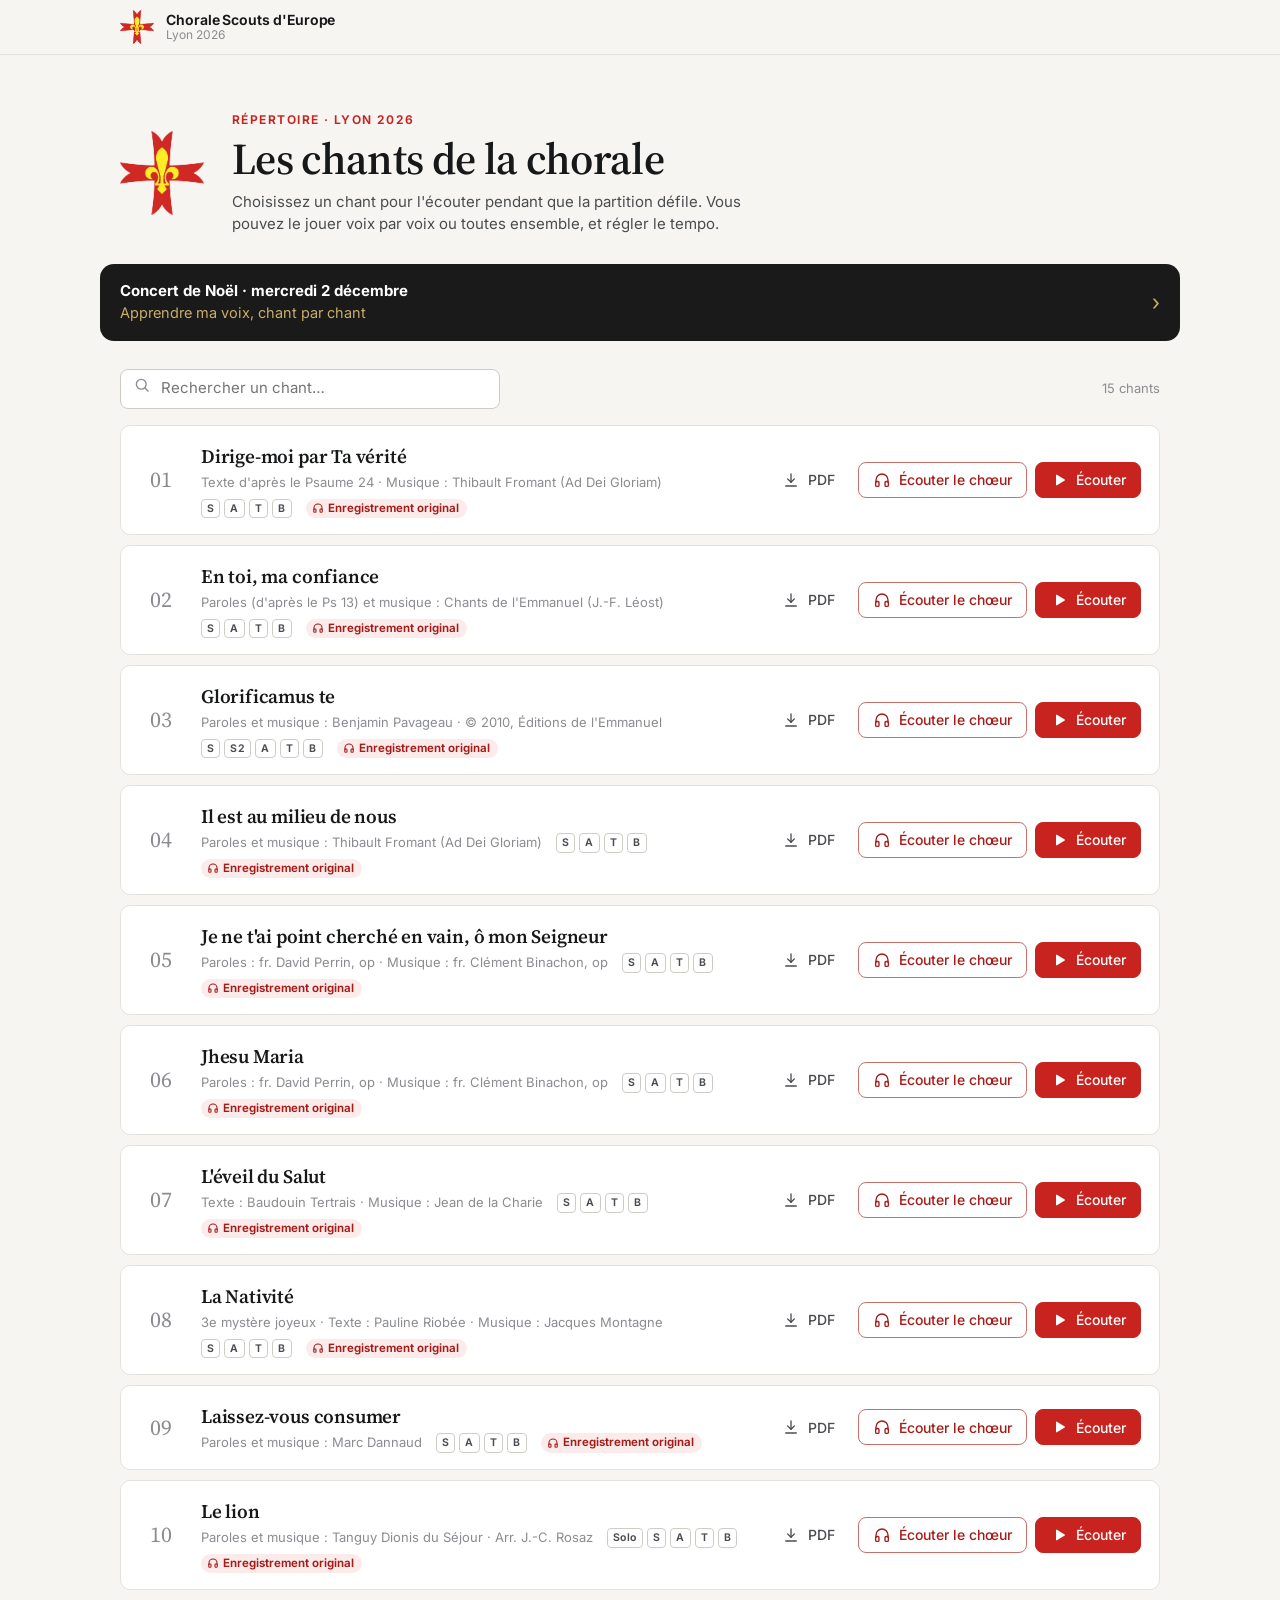
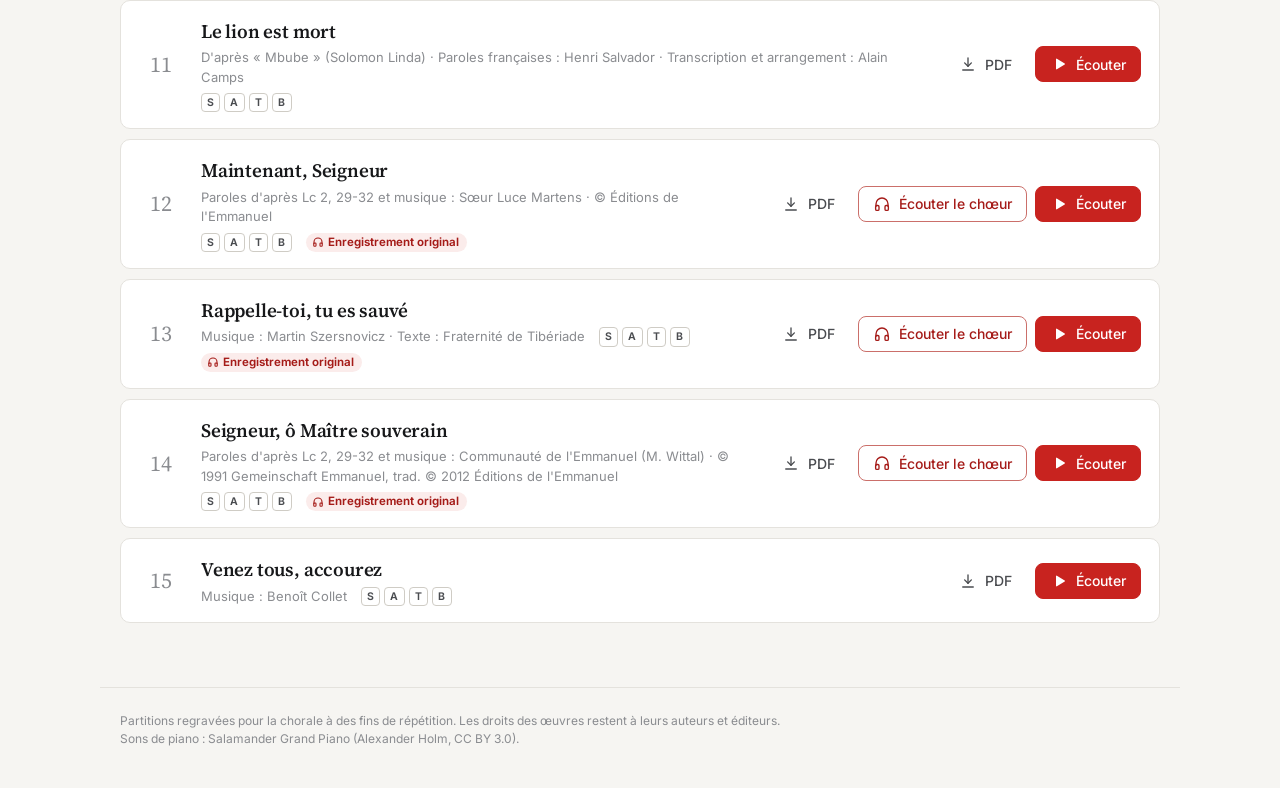
<file: index.html>
<!doctype html>
<html lang="fr">
<head>
<meta charset="utf-8">
<meta name="viewport" content="width=device-width, initial-scale=1">
<title>Chants — Chorale Scouts d'Europe Lyon 2026</title>
<meta name="description" content="Partitions et lecteur voix par voix de la chorale des Scouts d'Europe, Lyon 2026.">
<link rel="icon" href="assets/favicon.png">
<link rel="manifest" href="manifest.webmanifest">
<meta name="theme-color" content="#c8231f">
<link rel="apple-touch-icon" href="assets/apple-touch-icon.png">
<meta name="apple-mobile-web-app-capable" content="yes">
<meta name="mobile-web-app-capable" content="yes">
<meta name="apple-mobile-web-app-title" content="Chorale">
<link rel="preconnect" href="https://fonts.googleapis.com">
<link rel="preconnect" href="https://fonts.gstatic.com" crossorigin>
<link href="https://fonts.googleapis.com/css2?family=Inter:wght@400;500;600;700&family=Source+Serif+4:opsz,wght@8..60,500;8..60,600&display=swap" rel="stylesheet">
<link rel="stylesheet" href="assets/style.css?v=17">
</head>
<body>
<header class="topbar">
  <div class="topbar-inner">
    <a class="brand" href="index.html">
      <img src="assets/logo.png" alt="">
      <span class="brand-text"><strong>Chorale Scouts d'Europe</strong><span>Lyon 2026</span></span>
    </a>
  </div>
</header>

<section class="hero">
  <img src="assets/logo.png" alt="Logo des Scouts d'Europe">
  <div>
    <div class="eyebrow">Répertoire · Lyon 2026</div>
    <h1>Les chants de la chorale</h1>
    <p>Choisissez un chant pour l'écouter pendant que la partition défile. Vous pouvez le jouer voix par voix ou toutes ensemble, et régler le tempo.</p>
  </div>
</section>

<a href="noel.html" style="display:flex;align-items:center;gap:14px;max-width:1080px;margin:0 auto 20px;width:calc(100% - 32px);padding:16px 20px;border-radius:14px;background:#1a1a1a;color:#fff;text-decoration:none;box-sizing:border-box">
  <span style="flex:1"><b style="display:block">Concert de Noël · mercredi 2 décembre</b><span style="color:#c9ad68;font-size:14.5px">Apprendre ma voix, chant par chant</span></span>
  <span aria-hidden="true" style="color:#c9ad68;font-size:22px">›</span>
</a>

<div class="toolbar">
  <label class="search" id="searchBox">
    <span id="searchIcon"></span>
    <input id="q" type="search" placeholder="Rechercher un chant…" autocomplete="off">
  </label>
  <span class="count" id="count"></span>
</div>

<main class="list" id="list"></main>

<footer class="footer">
  Partitions regravées pour la chorale à des fins de répétition. Les droits des œuvres restent à leurs auteurs et éditeurs.<br>Sons de piano : Salamander Grand Piano (Alexander Holm, CC BY 3.0).
</footer>

<script src="assets/icons.js?v=5"></script>
<script>/* liste des chants toujours à jour (elle change à chaque publication) */document.write('<script src="chants.js?' + Date.now() + '"><\/script>')</script>
<script>
(() => {
  const list = document.getElementById('list');
  const q = document.getElementById('q');
  const count = document.getElementById('count');
  document.getElementById('searchIcon').innerHTML = icon('search');
  const NAMES = { S: 'Soprano', S2: 'Soprano 2', A: 'Alto', T: 'Ténor', B: 'Basse', Solo: 'Solo' };
  const norm = s => s.normalize('NFD').replace(/[̀-ͯ]/g, '').toLowerCase();
  const esc = s => String(s).replace(/[&<>"]/g, c => ({ '&': '&amp;', '<': '&lt;', '>': '&gt;', '"': '&quot;' }[c]));
  const songs = [...window.CHANTS].sort((a, b) => a.title.localeCompare(b.title, 'fr'));

  function render() {
    const term = norm(q.value.trim());
    const shown = songs.filter(s => !term || norm(`${s.title} ${s.category} ${s.authors}`).includes(term));
    count.textContent = `${shown.length} chant${shown.length > 1 ? 's' : ''}`;
    list.innerHTML = shown.length ? shown.map((s, i) => `
      <article class="song">
        <div class="num">${String(songs.indexOf(s) + 1).padStart(2, '0')}</div>
        <div>
          <h2><a class="stretch" href="chant.html?c=${encodeURIComponent(s.id)}">${esc(s.title)}</a></h2>
          <div class="meta">
            <span>${esc(s.authors || '')}</span>
            <span class="badges">${s.voices.map(v => `<span class="badge" title="${NAMES[v] || v}">${v === 'Solo' ? 'Solo' : v}</span>`).join('')}</span>
            ${s.video ? `<span class="choir-tag">${icon('headphones')}Enregistrement original</span>` : ''}
          </div>
        </div>
        <div class="actions">
          <a class="btn ghost" href="chants/${encodeURIComponent(s.id)}/${encodeURIComponent(s.id)}.pdf" download title="Télécharger la partition (PDF)">${icon('download')}<span>PDF</span></a>
          ${s.video ? `<a class="btn choir" href="chant.html?c=${encodeURIComponent(s.id)}&mode=video" title="Écouter l’enregistrement original, la partition suit">${icon('headphones')}<span class="l-long">Écouter le chœur</span><span class="l-short">Chœur</span></a>` : ''}
          <a class="btn primary" href="chant.html?c=${encodeURIComponent(s.id)}">${icon('play', 'fill')}<span>Écouter</span></a>
        </div>
      </article>`).join('') : '<p class="empty">Aucun chant ne correspond à votre recherche.</p>';
  }
  q.addEventListener('input', render);
  render();
})();
</script>
<script src="assets/pwa.js?v=1"></script>
</body>
</html>
</file>
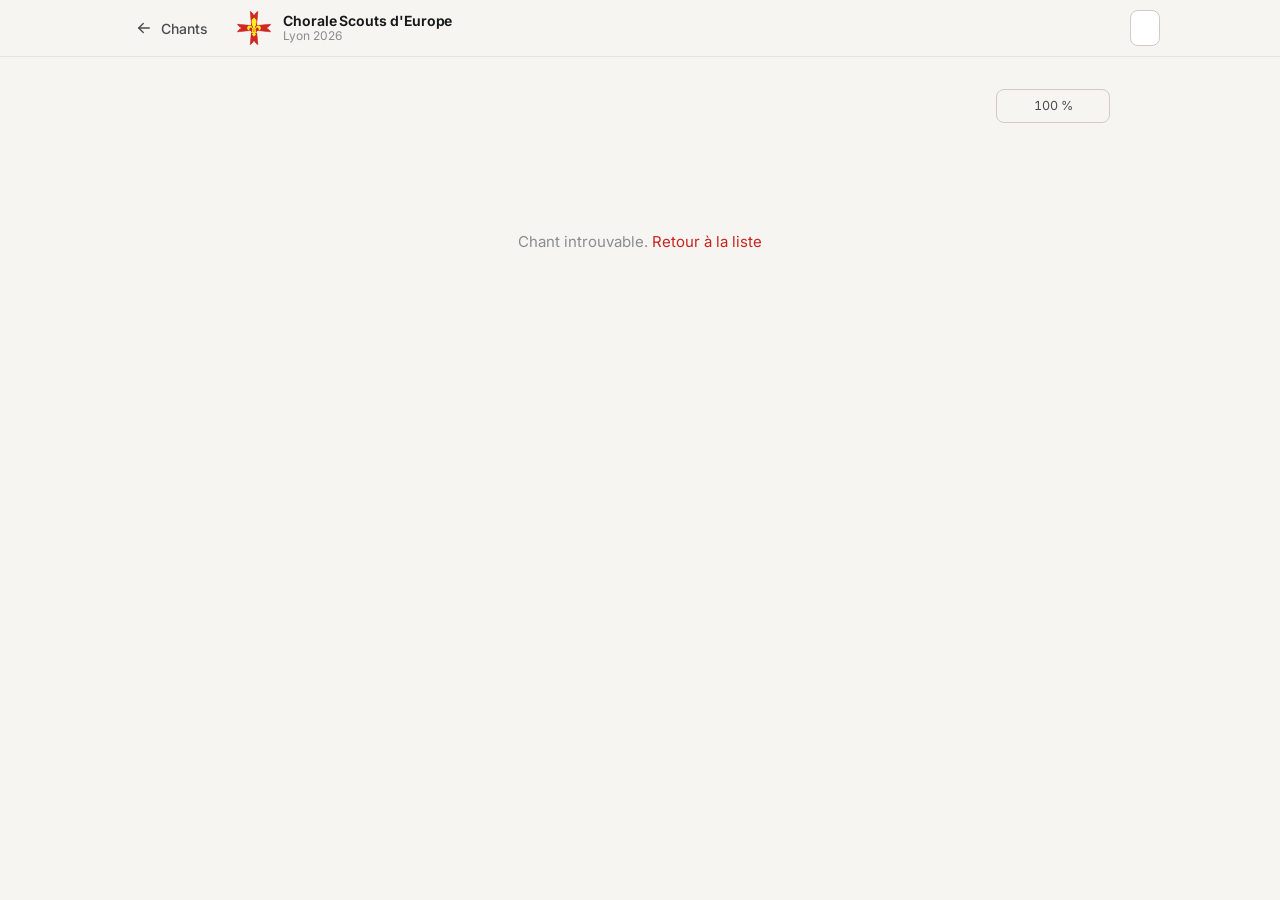
<file: chant.html>
<!doctype html>
<html lang="fr">
<head>
<meta charset="utf-8">
<meta name="viewport" content="width=device-width, initial-scale=1">
<title>Chant — Chorale Scouts d'Europe Lyon 2026</title>
<link rel="icon" href="assets/favicon.png">
<link rel="manifest" href="manifest.webmanifest">
<meta name="theme-color" content="#c8231f">
<link rel="apple-touch-icon" href="assets/apple-touch-icon.png">
<meta name="apple-mobile-web-app-capable" content="yes">
<meta name="mobile-web-app-capable" content="yes">
<meta name="apple-mobile-web-app-title" content="Chorale">
<link rel="preconnect" href="https://fonts.googleapis.com">
<link rel="preconnect" href="https://fonts.gstatic.com" crossorigin>
<link href="https://fonts.googleapis.com/css2?family=Inter:wght@400;500;600;700&family=Source+Serif+4:opsz,wght@8..60,500;8..60,600&display=swap" rel="stylesheet">
<link rel="stylesheet" href="assets/style.css?v=17">
</head>
<body>
<header class="topbar">
  <div class="topbar-inner">
    <a class="btn ghost" href="index.html" id="backBtn" title="Tous les chants"></a>
    <a class="brand" href="index.html">
      <img src="assets/logo.png" alt="">
      <span class="brand-text"><strong>Chorale Scouts d'Europe</strong><span>Lyon 2026</span></span>
    </a>
    <span class="spacer"></span>
    <button class="btn" id="dlBtn" title="Télécharger l'audio avec vos réglages" hidden></button>
    <a class="btn" id="pdfBtn" download></a>
  </div>
</header>

<section class="song-head">
  <div class="song-head-row">
    <div>
      <h1 id="title"></h1>
      <p id="authors"></p>
    </div>
    <div class="head-actions">
    <div class="zoom" title="Taille de la partition">
      <button id="zMinus" aria-label="Réduire la partition"></button>
      <span id="zVal">100 %</span>
      <button id="zPlus" aria-label="Agrandir la partition"></button>
    </div>
    </div>
  </div>
</section>

<section class="choir-card" id="choirCard" hidden>
  <div class="cc-icon" id="ccIcon"></div>
  <div class="cc-text">
    <strong id="ccTitle">Écoutez le chœur, la partition suit</strong>
    <span id="ccSub">Un enregistrement du chant est synchronisé : les notes et les paroles s’allument en rouge au moment où elles sont chantées.</span>
  </div>
  <button class="btn primary cc-btn" id="videoBtn"></button>
</section>

<main class="score" id="score"><div class="score-inner" id="scoreInner"><div class="loading">Chargement de la partition…</div></div></main>

<div class="dock" id="dock" hidden>
  <div class="progress" id="progress" title="Se déplacer dans le chant">
    <div class="track"></div><div class="segs" id="pSegs"></div><div class="fill" id="pFill"></div><div class="knob" id="pKnob"></div>
  </div>
  <div class="dock-inner">
    <div class="transport">
      <button class="icon-btn" id="restart" title="Revenir au début (Début)"></button>
      <button class="play" id="play" title="Lecture / pause (Espace)"></button>
      <button class="icon-btn" id="loop" title="Lire en boucle"></button>
      <div class="time" id="time"></div>
    </div>
    <div class="voices" id="voices"></div>
    <div class="settings">
      <div class="tempo" title="Tempo">
        <button id="tMinus" aria-label="Ralentir"></button>
        <div class="val" id="tVal" title="Cliquer pour revenir au tempo d'origine"></div>
        <button id="tPlus" aria-label="Accélérer"></button>
      </div>
      <button class="icon-btn" id="metro" title="Métronome"></button>
      <div class="mixer" title="Équilibre entre l'enregistrement et le piano">
        <label><span>Enreg.</span><input type="range" id="volRec" min="0" max="100" aria-label="Volume de l'enregistrement"></label>
        <label><span>Piano</span><input type="range" id="volPiano" min="0" max="100" aria-label="Volume du piano"></label>
      </div>
      <div class="struct-wrap">
        <button class="btn struct-btn" id="structBtn" title="Couplets, reprises et paroles"></button>
        <div class="struct-pop" id="structPop" hidden>
          <div class="pop-head"><strong>Couplets et reprises</strong><button class="icon-btn sm" id="structClose" aria-label="Fermer">✕</button></div>
          <div id="structEditor"></div>
          <div class="pop-row" id="lyricsRow"><span>Paroles en rouge</span><select class="select" id="lyricsSel"></select></div>
        </div>
      </div>
      <select class="select" id="instr" title="Son">
        <option value="piano">Piano</option>
        <option value="organ">Orgue</option>
      </select>
    </div>
  </div>
</div>
<dialog class="dl-dialog" id="dlDlg">
  <div class="pop-head"><strong>Télécharger l’audio</strong><button class="icon-btn sm" id="dlClose" aria-label="Fermer">✕</button></div>
  <p class="dl-hint">Réglez le son et le volume de chaque voix, écoutez, puis téléchargez : le fichier MP3 reprend ces réglages, ainsi que le tempo et les couplets choisis.</p>
  <div class="pop-row"><span>Son</span><select class="select" id="dlSrc"></select></div>
  <div id="dlRows"></div>
  <div class="dl-actions"><button class="btn" id="dlPlay"></button><button class="btn primary" id="dlGo"></button></div>
</dialog>
<div class="status" id="status"></div>

<script src="assets/icons.js?v=5"></script>
<script>/* liste des chants toujours à jour (elle change à chaque publication) */document.write('<script src="chants.js?' + Date.now() + '"><\/script>')</script>
<script src="assets/tone.js"></script>
<script src="assets/core.js?v=15"></script>
<script src="assets/player.js?v=16"></script>
<script src="assets/pwa.js?v=1"></script>
</body>
</html>
</file>
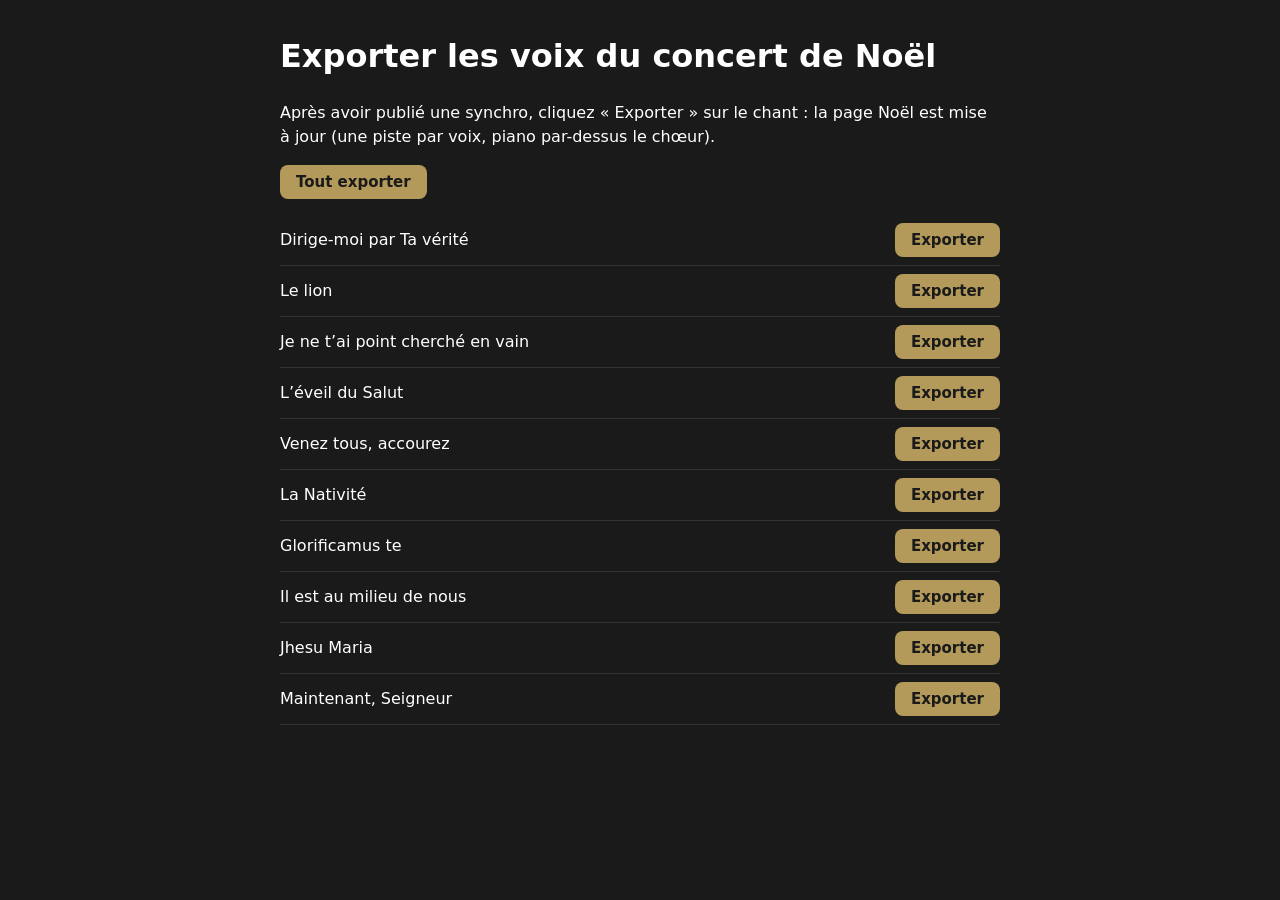
<file: noel-export.html>
<!doctype html>
<html lang="fr">
<head>
<meta charset="utf-8">
<meta name="viewport" content="width=device-width, initial-scale=1">
<title>Export des voix — Noël</title>
<style>
body{font:16px/1.5 system-ui,sans-serif;max-width:720px;margin:32px auto;padding:0 16px;background:#1a1a1a;color:#fff}
button{font:600 15px system-ui;padding:8px 16px;border:0;border-radius:8px;background:#b49a5a;color:#1a1a1a;cursor:pointer}
button:disabled{opacity:.4}
li{display:flex;gap:12px;align-items:center;justify-content:space-between;padding:8px 0;border-bottom:1px solid #333}
ol{padding:0;list-style:none} small{color:#bbb}
iframe{position:fixed;left:-9999px;width:1000px;height:700px}
</style>
</head>
<body>
<h1>Exporter les voix du concert de Noël</h1>
<p>Après avoir publié une synchro, cliquez « Exporter » sur le chant : la page Noël est mise à jour (une piste par voix, piano par-dessus le chœur).</p>
<button id="all">Tout exporter</button>
<ol id="list"></ol>
<script src="chants.js"></script>
<script src="noel/programme.js"></script>
<script>
const list = document.getElementById('list'), sleep = ms => new Promise(r => setTimeout(r, ms));
const jobs = [];
let busy = false;
for (const s of NOEL.filter(s => s.id)) {
  const li = document.createElement('li'), b = document.createElement('button'), t = document.createElement('span');
  t.append(s.titre + ' ', Object.assign(document.createElement('small'), {}));
  b.textContent = 'Exporter'; li.append(t, b); list.append(li);
  const say = x => { t.querySelector('small').textContent = x; };
  const job = async () => {
    const f = document.createElement('iframe');
    f.src = 'chant.html?c=' + s.id;
    document.body.append(f);
    try {
      let x, n = 0;
      while (!(x = f.contentWindow.choraleExport)) { if (n++ > 150) throw new Error('le lecteur ne démarre pas'); await sleep(200); }
      // en arrière-plan, le navigateur ralentit setTimeout à 1 par seconde : on passe par un MessageChannel
      const w = f.contentWindow, st = w.setTimeout.bind(w);
      w.setTimeout = (fn, d = 0, ...a) => { if (d > 20 || typeof fn !== 'function') return st(fn, d, ...a); const c = new MessageChannel(); c.port1.onmessage = () => { c.port1.close(); fn(...a); }; c.port2.postMessage(0); return 0; };
      let i = 0;
      for (const v of x.voices) {
        i++;
        const blob = await x.render(v, p => say(`${v} (${i}/${x.voices.length}) — ${p}`));
        const r = await fetch(`/api/noel/${s.id}/${v}/${x.choir ? 1 : 0}`, { method: 'POST', body: blob });
        const j = await r.json();
        if (!j.ok) throw new Error(j.error);
      }
      say('✓ exporté ' + (x.choir ? '(chœur + piano)' : '(piano seul : pas encore synchronisé)'));
    } catch (e) { console.error(e); say('✗ ' + e.message); }
    f.remove();
  };
  jobs.push(job);
  b.onclick = async () => { if (busy) return; busy = true; await job(); busy = false; };
}
document.getElementById('all').onclick = async () => { if (busy) return; busy = true; for (const j of jobs) await j(); busy = false; document.title = 'Export terminé'; };
</script>
</body>
</html>
</file>
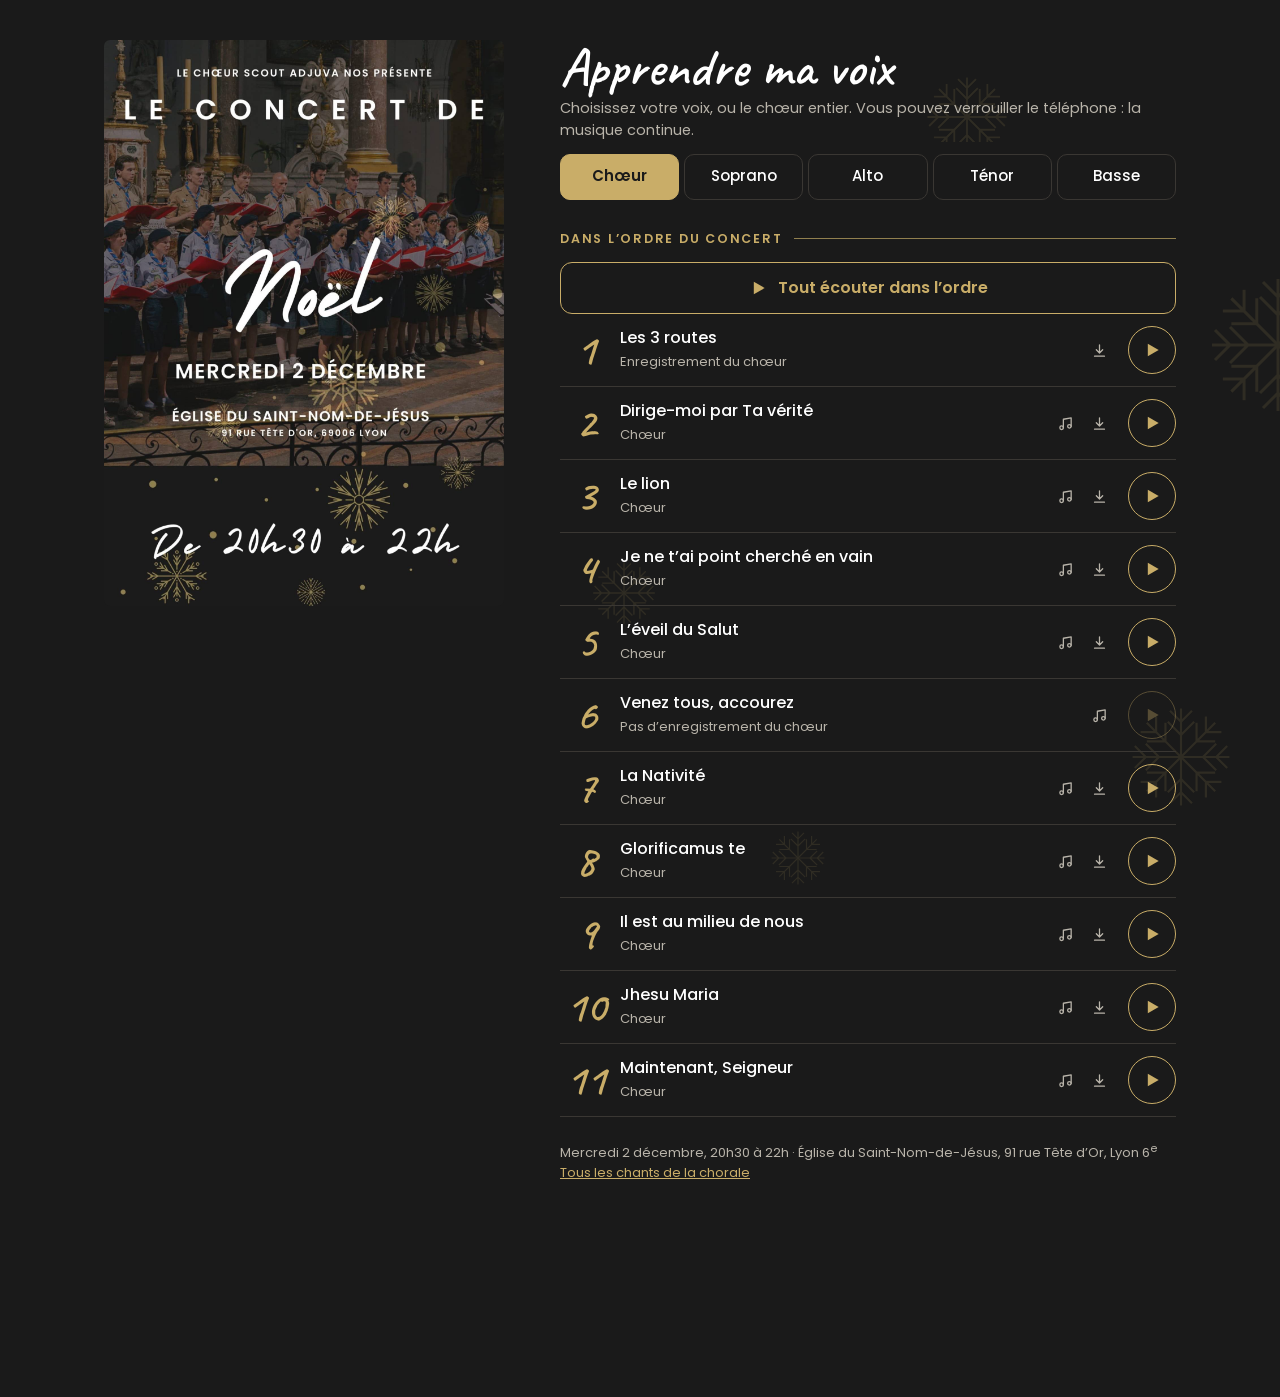
<file: noel.html>
<!doctype html>
<html lang="fr">
<head>
<meta charset="utf-8">
<meta name="viewport" content="width=device-width, initial-scale=1, viewport-fit=cover">
<title>Concert de Noël — Apprendre ma voix</title>
<meta name="description" content="Concert de Noël du chœur scout Adjuva Nos : chaque chant, voix par voix.">
<meta name="theme-color" content="#1a1a1a">
<link rel="icon" href="assets/favicon.png">
<link rel="apple-touch-icon" href="noel/pochette-512.jpg">
<link rel="preconnect" href="https://fonts.gstatic.com" crossorigin>
<link href="https://fonts.googleapis.com/css2?family=Caveat:wght@600&family=Poppins:wght@400;500;600&display=swap" rel="stylesheet">
<style>
:root { --bg: #1a1a1a; --card: #242322; --line: #3a3733; --or: #c9ad68; --or2: #91804f; --txt: #fff; --mut: #b9b4aa; }
* { box-sizing: border-box; }
.sr { position: absolute; width: 1px; height: 1px; overflow: hidden; clip-path: inset(50%); }
[hidden] { display: none !important; }
body { margin: 0; background: var(--bg); color: var(--txt); font: 16px/1.5 Poppins, system-ui, sans-serif; padding-bottom: calc(190px + env(safe-area-inset-bottom)); overflow-x: hidden; }
button { font: inherit; color: inherit; border: 0; background: none; cursor: pointer; padding: 0; }
:focus-visible { outline: 2px solid var(--or); outline-offset: 2px; }
.wrap { max-width: 1120px; margin: 0 auto; padding: 0 16px; display: grid; gap: 24px; }
.poster { margin: 0 -16px; position: relative; aspect-ratio: 1413 / 1700; overflow: hidden; background: #111; }
.poster img { width: 100%; height: auto; display: block; }
.poster::after { content: ''; position: absolute; inset: auto 0 0; height: 22%; background: linear-gradient(transparent, var(--bg)); }
.flakes { position: fixed; inset: 0; pointer-events: none; z-index: -1; color: var(--or2); }
.flakes svg { position: absolute; opacity: .18; }
h1 { font: 600 clamp(38px, 9vw, 54px)/1 Caveat, cursive; margin: 0 0 4px; }
.sub { margin: 0; color: var(--mut); font-size: 14.5px; }
.voices { position: sticky; top: 0; z-index: 2; display: grid; grid-template-columns: repeat(5, 1fr); gap: 5px; padding: 12px 0; background: var(--bg); }
.voices button { min-height: 46px; border-radius: 10px; border: 1px solid var(--line); font-weight: 500; font-size: clamp(12.5px, 3.5vw, 15px); }
.voices button[aria-pressed=true] { background: var(--or); border-color: var(--or); color: #1a1a1a; font-weight: 600; }
ol { list-style: none; margin: 0; padding: 0; }
.song { display: grid; grid-template-columns: 38px 1fr auto 48px; gap: 8px; align-items: center; padding: 12px 0; border-bottom: 1px solid var(--line); }
.num { font: 600 40px/1 Caveat, cursive; color: var(--or); text-align: center; }
.pl { width: 48px; height: 48px; border-radius: 50%; border: 1.5px solid var(--or); color: var(--or); display: grid; place-items: center; }
.pl svg { width: 20px; height: 20px; fill: currentColor; }
.pl:disabled { opacity: .35; }
.song.on .pl { background: var(--or); color: #1a1a1a; }
.song.on .t { color: var(--or); }
.t { font-weight: 500; line-height: 1.3; text-align: left; display: block; width: 100%; }
.m { font-size: 13px; color: var(--mut); }
.alt { display: flex; flex-wrap: wrap; gap: 6px; margin-top: 6px; }
.alt button { font-size: 13px; padding: 5px 12px; border: 1px solid var(--line); border-radius: 99px; }
.alt button.on { border-color: var(--or); color: var(--or); }
.links { display: flex; gap: 4px; }
.links { margin-right: 4px; gap: 0; }
.links a { width: 34px; height: 44px; display: grid; place-items: center; color: var(--mut); border-radius: 10px; }
.links a:hover { color: var(--or); }
.links svg { width: 17px; height: 17px; fill: none; stroke: currentColor; stroke-width: 1.8; stroke-linecap: round; stroke-linejoin: round; }
.bar { position: fixed; inset: auto 0 0; z-index: 5; background: #111; border-top: 1px solid var(--or2); padding: 10px 16px calc(10px + env(safe-area-inset-bottom)); }
.bar > div { max-width: 1088px; margin: 0 auto; }
.bar .now { display: flex; align-items: center; gap: 10px; }
.bar .now > span { flex: 1; min-width: 0; white-space: nowrap; overflow: hidden; text-overflow: ellipsis; font-weight: 500; font-size: 14.5px; }
.bar button { width: 44px; height: 44px; display: grid; place-items: center; flex: none; border-radius: 50%; }
.bar button.big { background: var(--or); color: #1a1a1a; }
.all { display: flex; align-items: center; justify-content: center; gap: 10px; width: 100%; min-height: 52px; margin-top: 14px; border-radius: 12px; border: 1.5px solid var(--or); color: var(--or); font-weight: 600; }
.all svg { width: 20px; height: 20px; fill: currentColor; }
.order { display: flex; align-items: center; gap: 12px; margin: 18px 0 0; font-size: 12.5px; font-weight: 600; letter-spacing: .14em; text-transform: uppercase; color: var(--or); }
.order::after { content: ''; flex: 1; height: 1px; background: var(--or2); }
.bar .cov { width: 52px; height: 52px; border-radius: 8px; flex: none; }
.loops { display: grid; grid-template-columns: 1fr 1fr; gap: 8px; margin-top: 4px; }
.bar .loops button { width: auto; height: 42px; border-radius: 10px; border: 1px solid var(--line); display: flex; align-items: center; justify-content: center; gap: 8px; font-size: 13px; font-weight: 500; color: var(--mut); }
.bar .loops button[aria-pressed=true] { border-color: var(--or); color: #1a1a1a; background: var(--or); }
.loops svg { width: 17px; height: 17px; flex: none; fill: none; stroke: currentColor; stroke-width: 2; stroke-linecap: round; stroke-linejoin: round; }
.bar .now svg { width: 20px; height: 20px; fill: currentColor; }
.seek { display: flex; align-items: center; gap: 10px; font-size: 12px; color: var(--mut); font-variant-numeric: tabular-nums; }
.seek input { flex: 1; min-width: 0; accent-color: var(--or); height: 24px; }
footer { color: var(--mut); font-size: 13px; padding: 24px 0; }
footer a { color: var(--or); }
@media (min-width: 900px) {
  .wrap { grid-template-columns: 400px 1fr; gap: 56px; padding: 40px 24px 0; }
  .num { font-size: 44px; }
  .song { grid-template-columns: 52px 1fr auto 48px; }
  .poster { margin: 0; aspect-ratio: auto; border-radius: 6px; align-self: start; position: sticky; top: 40px; }
  .poster::after { display: none; }
}
</style>
</head>
<body>
<div class="flakes" id="flakes" aria-hidden="true"></div>
<div class="wrap">
  <div class="poster"><img src="noel/affiche.jpg" width="1413" height="2000" alt="Le chœur scout Adjuva Nos présente le concert de Noël, mercredi 2 décembre, église du Saint-Nom-de-Jésus, 91 rue Tête d'Or, Lyon 6e, de 20h30 à 22h"></div>
  <main>
    <h1>Apprendre ma voix</h1>
    <p class="sub">Choisissez votre voix, ou le chœur entier. Vous pouvez verrouiller le téléphone&nbsp;: la musique continue.</p>
    <div class="voices" id="voices" role="group" aria-label="Pupitre"></div>
    <p class="order">Dans l’ordre du concert</p>
    <button class="all" id="all"></button>
    <ol id="list"></ol>
    <footer>Mercredi 2 décembre, 20h30 à 22h · Église du Saint-Nom-de-Jésus, 91 rue Tête d’Or, Lyon 6<sup>e</sup><br><a href="index.html">Tous les chants de la chorale</a></footer>
  </main>
</div>
<div class="bar" id="bar" hidden><div>
  <div class="now"><img class="cov" src="noel/pochette-512.jpg" alt="" width="52" height="52"><span id="nowT"></span>
    <button id="prev" aria-label="Chant précédent"><svg viewBox="0 0 24 24"><path d="M6 5h2.5v14H6zM20 5v14L9.5 12z"/></svg></button>
    <button id="pp" class="big" aria-label="Lecture / pause"></button>
    <button id="next" aria-label="Chant suivant"><svg viewBox="0 0 24 24"><path d="M15.500 5H18v14h-2.500zM4 5v14l10.500-7z"/></svg></button></div>
  <div class="seek"><span id="cur">0:00</span><input id="seek" type="range" min="0" max="1000" value="0" aria-label="Position"><span id="dur">0:00</span></div>
  <div class="loops"><button id="l1"><svg viewBox="0 0 24 24"><path d="M17 2.500 20.500 6 17 9.500M3.500 11V9a3 3 0 0 1 3-3h14M7 21.500 3.500 18 7 14.500M20.500 13v2a3 3 0 0 1-3 3h-14"/></svg>Ce chant en boucle</button><button id="lA"><svg viewBox="0 0 24 24"><path d="M17 2.500 20.500 6 17 9.500M3.500 11V9a3 3 0 0 1 3-3h14M7 21.500 3.500 18 7 14.500M20.500 13v2a3 3 0 0 1-3 3h-14"/></svg>Tout en boucle</button></div>
</div></div>
<audio id="au" preload="metadata"></audio>

<script>document.write(['chants.js', 'noel/programme.js', 'noel/pistes.js'].map(s => `<script src="${s}?${Date.now()}"><\/script>`).join(''))</script>
<script>
(() => {
  const $ = id => document.getElementById(id), au = $('au');
  const NAMES = { Tutti: 'Chœur', S: 'Soprano', A: 'Alto', T: 'Ténor', B: 'Basse', S2: 'Soprano 2', Solo: 'Solo' };
  const PLAY = '<svg viewBox="0 0 24 24"><path d="M7 4.500v15l13-7.500z"/></svg>', PAUSE = '<svg viewBox="0 0 24 24"><path d="M6 5h4v14H6zM14 5h4v14h-4z"/></svg>';
  const DL = '<svg viewBox="0 0 24 24"><path d="M12 4v11M7.500 11 12 15.500 16.500 11M5 20h14"/></svg>', SC = '<svg viewBox="0 0 24 24"><path d="M9 18V6l11-2v12"/><circle cx="6.500" cy="18" r="2.500"/><circle cx="17.500" cy="16" r="2.500"/></svg>';
  const P = window.PISTES || {};
  let voice = 'Tutti', loop = '';
  try { voice = localStorage.getItem('noel-voix') || voice; loop = localStorage.getItem('noel-boucle') || ''; } catch {}
  if (!['Tutti', 'S', 'A', 'T', 'B'].includes(voice)) voice = 'Tutti';
  let cur = -1, curV = null;

  // pistes proposées pour un chant et un pupitre
  const tracks = (s, v) => {
    if (s.audio) return [{ v: '', url: s.audio }];
    const e = P[s.id];
    if (!e) return [];
    const keys = Object.keys(e.voices).filter(k => k === v || (v === 'S' && k === 'S2') || (k === 'Solo' && v !== 'Tutti')).sort((a, b) => (b === v) - (a === v));
    if (!keys.includes(v)) return [];
    return keys.map(k => ({ v: k, url: (k === 'Tutti' ? `chants/${s.id}/enregistrement.mp3` : `noel/${s.id}-${k}.mp3`) + '?' + e.voices[k] }));
  };
  const label = (s, k) => (k === 'S' && s.id && P[s.id] && P[s.id].voices.S2 ? 'Soprano 1' : NAMES[k] || '');

  function render() {
    $('voices').innerHTML = ['Tutti', 'S', 'A', 'T', 'B'].map(v => `<button data-v="${v}" aria-pressed="${v === voice}">${NAMES[v]}</button>`).join('');
    $('list').innerHTML = NOEL.map((s, i) => {
      const t = tracks(s, voice), on = i === cur, e = P[s.id], sel = on ? t.find(x => x.v === curV) || t[0] : t[0];
      const info = on && loading ? 'Chargement…' : s.audio ? 'Enregistrement du chœur' : !sel ? 'Pas d’enregistrement du chœur' : sel.v === 'Tutti' ? 'Chœur' : (e.piano || []).includes(sel.v) ? 'Voix au piano' : 'Voix + chœur';
      return `<li class="song${on ? ' on' : ''}" data-i="${i}"><span class="num" aria-hidden="true">${i + 1}</span>
        <div><button class="t"${t.length ? '' : ' disabled'}><span class="sr">Chant n° ${i + 1} : </span>${s.titre}</button><span class="m">${info}</span>
        ${t.length > 1 ? `<div class="alt">${t.map(x => `<button data-k="${x.v}" class="${on && x.v === sel.v ? 'on' : ''}">${label(s, x.v)}</button>`).join('')}</div>` : ''}</div>
        <div class="links">${s.id ? `<a href="chant.html?c=${s.id}" aria-label="Partition" title="Partition">${SC}</a>` : ''}${sel ? `<a href="${sel.url}" download="${i + 1} - ${s.titre}${sel.v ? ' - ' + label(s, sel.v) : ''}.mp3" aria-label="Télécharger" title="Télécharger le MP3">${DL}</a>` : ''}</div>
        <button class="pl"${t.length ? '' : ' disabled'} aria-label="Écouter ${s.titre}">${on && (loading ? wanted : !au.paused) ? PAUSE : PLAY}</button></li>`;
    }).join('');
    $('all').innerHTML = PLAY + 'Tout écouter dans l’ordre';
    $('l1').setAttribute('aria-pressed', loop === '1'); $('lA').setAttribute('aria-pressed', loop === 'A');
    au.loop = loop === '1' && !loading;
    $('pp').innerHTML = (loading ? !wanted : au.paused) ? PLAY : PAUSE;
  }
  // L'hébergeur ne gère pas les lectures partielles (refusées par Safari) : la piste est chargée en entier.
  const blobs = new Map(), ready = new Map();   // ready : pistes déjà chargées, enchaînables écran éteint
  const get = url => {
    if (!blobs.has(url)) {
      if (blobs.size > 5) { const [k, p] = blobs.entries().next().value; blobs.delete(k); ready.delete(k); p.then(u => { if (u !== au.src) URL.revokeObjectURL(u); }, () => {}); }
      const p = fetch(url).then(r => { if (!r.ok) throw new Error(r.status); return r.blob(); }).then(b => URL.createObjectURL(new Blob([b], { type: 'audio/mpeg' })))
        .then(u => { ready.set(url, u); return u; });
      p.catch(() => blobs.delete(url));
      blobs.set(url, p);
    }
    else { const p = blobs.get(url); blobs.delete(url); blobs.set(url, p); }
    return blobs.get(url);
  };
  // court silence joué dans le geste : iOS autorise ensuite la lecture une fois la piste chargée
  const SILENCE = (() => { const n = 800, b = new DataView(new ArrayBuffer(44 + n)), w = (o, t) => [...t].forEach((c, i) => b.setUint8(o + i, c.charCodeAt(0)));
    w(0, 'RIFF'); b.setUint32(4, 36 + n, true); w(8, 'WAVEfmt '); b.setUint32(16, 16, true); b.setUint16(20, 1, true); b.setUint16(22, 1, true); b.setUint32(24, 8000, true); b.setUint32(28, 8000, true); b.setUint16(32, 1, true); b.setUint16(34, 8, true); w(36, 'data'); b.setUint32(40, n, true);
    for (let i = 0; i < n; i++) b.setUint8(44 + i, 128);
    return URL.createObjectURL(new Blob([b], { type: 'audio/wav' })); })();
  let ticket = 0, unlocked = false, loading = false, wanted = false;
  async function load(url, at, play) {
    const t = ++ticket;
    // piste déjà prête : on enchaîne sans attendre, sinon iOS coupe la lecture quand l'écran est éteint
    let src = ready.get(url);
    wanted = play;
    if (!src) {
      loading = true;
      au.loop = false;
      if (play && !unlocked) { unlocked = true; au.src = SILENCE; au.play().catch(() => {}); } else au.pause();
      try { src = await get(url); } catch { if (t === ticket) { loading = false; $('nowT').textContent = 'Chargement impossible : vérifiez la connexion'; render(); } return; }
      if (t !== ticket) return;
    }
    if (play) unlocked = true;
    loading = false;
    au.src = src;
    if (at) au.addEventListener('loadedmetadata', () => { if (t === ticket) au.currentTime = at; }, { once: true });
    if (wanted) au.play().catch(() => {});
    render();
    ahead();
  }
  // charge d'avance le chant suivant
  function ahead() { const n = cur < 0 ? -1 : follow(1); if (n >= 0) get(tracks(NOEL[n], voice)[0].url).catch(() => {}); }
  function start(i, k, at = 0, play = true) {
    const s = NOEL[i], t = tracks(s, voice), x = t.find(x => x.v === k) || t[0];
    if (!x) return;
    cur = i; curV = x.v;
    load(x.url, at, play);
    $('bar').hidden = false;
    const name = `${i + 1}. ` + s.titre + (x.v ? ' · ' + label(s, x.v) : '');
    $('nowT').textContent = name;
    if ('mediaSession' in navigator) navigator.mediaSession.metadata = new MediaMetadata({ title: name, artist: 'Chœur scout Adjuva Nos', album: `Concert de Noël · chant ${i + 1} sur ${NOEL.length}`, artwork: [['pochette-512', 512], ['pochette', 1024]].map(([f, w]) => ({ src: new URL(`noel/${f}.jpg`, location.href).href, sizes: `${w}x${w}`, type: 'image/jpeg' })) });
    render();
  }
  const toggle = () => (loading ? (wanted = !wanted, render()) : au.paused ? au.play().catch(() => {}) : au.pause());
  // chant suivant ou précédent qui a une piste pour ce pupitre (-1 : aucun)
  function follow(d) {
    for (let n = 1, i = cur; n <= NOEL.length; n++) {
      i += d;
      if (i < 0 || i >= NOEL.length) { if (loop !== 'A') return -1; i = (i + NOEL.length) % NOEL.length; }
      if (tracks(NOEL[i], voice).length) return i;
    }
    return -1;
  }
  const step = d => { const i = follow(d); if (i >= 0) start(i); };
  const setLoop = v => { loop = loop === v ? '' : v; try { localStorage.setItem('noel-boucle', loop); } catch {} render(); if (!loading) ahead(); };
  $('l1').onclick = () => setLoop('1'); $('lA').onclick = () => setLoop('A');
  $('all').onclick = () => { if (loop === '1') setLoop('1'); const i = NOEL.findIndex(s => tracks(s, voice).length); if (i >= 0) start(i); };
  // même endroit seulement si les deux pistes ont la même durée
  const resume = (i, k) => { const d = (P[NOEL[i].id] || {}).d || {}; return i === cur && !loading && Math.abs((d[k] || 0) - (d[curV] || 0)) < 1 ? au.currentTime : 0; };
  $('voices').onclick = e => {
    const b = e.target.closest('button');
    if (!b) return;
    voice = b.dataset.v;
    try { localStorage.setItem('noel-voix', voice); } catch {}
    // même chant, même endroit, nouvelle voix
    if (cur < 0 || NOEL[cur].audio || !tracks(NOEL[cur], voice).length) { render(); if (!loading) ahead(); return; }
    start(cur, voice, resume(cur, voice), loading ? wanted : !au.paused);
  };
  $('list').onclick = e => {
    const li = e.target.closest('.song'), b = e.target.closest('button');
    if (!b) return;
    const i = +li.dataset.i;
    if (b.dataset.k) start(i, b.dataset.k, resume(i, b.dataset.k));
    else if (i === cur) toggle();
    else start(i);
  };
  $('pp').onclick = toggle; $('prev').onclick = () => step(-1); $('next').onclick = () => step(1);
  const fmt = t => (isFinite(t) ? `${Math.floor(t / 60)}:${String(Math.floor(t % 60)).padStart(2, '0')}` : '0:00');
  au.onplay = au.onpause = render;
  au.onended = () => { if (!loading) step(1); };
  au.ontimeupdate = () => { if (loading) return; $('cur').textContent = fmt(au.currentTime); $('dur').textContent = fmt(au.duration); if (au.duration) $('seek').value = au.currentTime / au.duration * 1000; };
  $('seek').oninput = e => { if (au.duration) au.currentTime = e.target.value / 1000 * au.duration; };
  // commandes de l'écran verrouillé
  if ('mediaSession' in navigator) {
    const ms = navigator.mediaSession, on = (a, f) => { try { ms.setActionHandler(a, f); } catch {} };
    on('play', () => au.play().catch(() => {})); on('pause', () => au.pause());
    on('previoustrack', () => step(-1)); on('nexttrack', () => step(1));
    on('seekto', e => { if (au.duration) au.currentTime = e.seekTime; });
    const pos = () => { ms.playbackState = au.paused ? 'paused' : 'playing'; if (!loading && isFinite(au.duration) && au.duration) try { ms.setPositionState({ duration: au.duration, position: Math.min(au.currentTime, au.duration), playbackRate: 1 }); } catch {} };
    ['loadedmetadata', 'play', 'pause', 'seeked'].forEach(x => au.addEventListener(x, pos));
  }

  // flocons dorés de l'affiche
  const arm = '<path d="M50 50V6M50 18 40 8M50 18 60 8M50 30 38 18M50 30 62 18"/>';
  const flake = [0, 45, 90, 135, 180, 225, 270, 315].map(a => `<g transform="rotate(${a} 50 50)">${arm}</g>`).join('');
  $('flakes').innerHTML = [[72, 8, 90], [94, 30, 150], [46, 62, 70], [88, 78, 110], [60, 92, 60]].map(([x, y, w]) =>
    `<svg viewBox="0 0 100 100" width="${w}" height="${w}" style="left:${x}%;top:${y}%" fill="none" stroke="currentColor" stroke-width="2">${flake}</svg>`).join('');
  render();
})();
</script>
<script src="assets/pwa.js?v=1"></script>
</body>
</html>
</file>
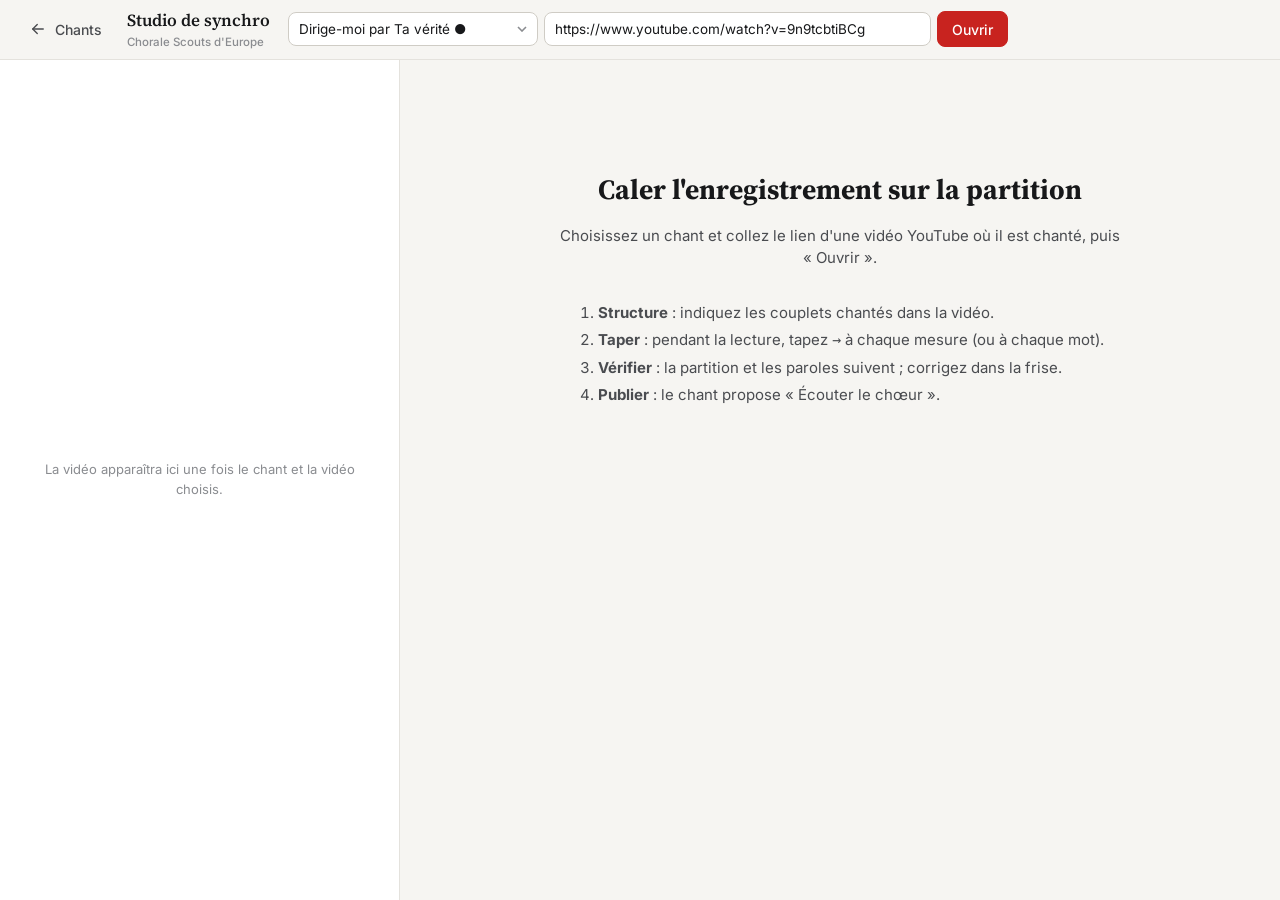
<file: synchro.html>
<!doctype html>
<html lang="fr">
<head>
<meta charset="utf-8">
<meta name="viewport" content="width=device-width, initial-scale=1">
<title>Studio de synchronisation — Chorale Scouts d'Europe Lyon 2026</title>
<link rel="icon" href="assets/favicon.png">
<link rel="preconnect" href="https://fonts.googleapis.com">
<link rel="preconnect" href="https://fonts.gstatic.com" crossorigin>
<link href="https://fonts.googleapis.com/css2?family=Inter:wght@400;500;600;700&family=Source+Serif+4:opsz,wght@8..60,500;8..60,600&display=swap" rel="stylesheet">
<link rel="stylesheet" href="assets/style.css?v=13">
<link rel="stylesheet" href="assets/studio.css?v=9">
</head>
<body class="studio">
<header class="topbar">
  <div class="topbar-inner">
    <a class="btn ghost" href="index.html" id="backBtn" title="Tous les chants"></a>
    <div class="s-title">Studio de synchro<small>Chorale Scouts d'Europe</small></div>
    <form class="s-proj" id="setup">
      <select class="select" id="chantSel" title="Chant"></select>
      <input class="field" id="url" placeholder="Lien de la vidéo YouTube" autocomplete="off" title="Vidéo YouTube du chant">
      <button class="btn primary" type="submit">Ouvrir</button>
    </form>
    <div class="s-actions" id="actions" hidden>
      <span class="save-state" id="saveState"><span class="dot"></span><span id="saveTxt">Enregistré</span></span>
      <button class="tb-icon" id="undoBtn" title="Annuler (Ctrl+Z)" disabled>↶</button>
      <button class="tb-icon" id="redoBtn" title="Rétablir (Ctrl+Maj+Z)" disabled>↷</button>
      <button class="tb-icon" id="helpBtn" title="Raccourcis clavier (?)">?</button>
      <div class="menu-wrap">
        <button class="btn" id="fileBtn">Fichier ▾</button>
        <div class="menu" id="fileMenu" hidden>
          <button data-act="download">Télécharger le fichier de synchro <small>.json</small></button>
          <button data-act="import">Importer un fichier…</button>
          <button data-act="published">Recharger la version publiée</button>
          <hr>
          <button data-act="listen">Ouvrir la page du chant</button>
          <hr>
          <button data-act="clear" class="danger">Effacer tous les repères…</button>
          <button data-act="unpublish" class="danger">Retirer la synchro du site…</button>
        </div>
      </div>
      <button class="btn primary" id="publishBtn" title="Mettre la synchro sur le site">Publier</button>
      <input type="file" id="importFile" accept=".json,application/json" hidden>
    </div>
  </div>
</header>

<div class="s-main">
  <aside class="s-side" id="side">
    <div class="s-video"><div id="yt"></div><div class="shield" id="shield" title="Lecture / pause (Espace)"></div></div>
    <div class="s-transport">
      <button class="icon-btn" id="tStart" title="Revenir au premier repère"></button>
      <button class="icon-btn" id="tBack" title="Reculer de 2 s (J)">−2</button>
      <button class="play" id="tPlay" title="Lecture / pause (Espace)"></button>
      <button class="icon-btn" id="tFwd" title="Avancer de 2 s (L)">+2</button>
      <div class="s-clock" id="clock">0:00.0</div>
      <span class="spacer"></span>
      <select class="select" id="rate" title="Vitesse de la vidéo">
        <option value="0.5">× 0,5</option><option value="0.75">× 0,75</option><option value="1" selected>× 1</option><option value="1.25">× 1,25</option>
      </select>
    </div>
    <nav class="s-tabs" id="tabs">
      <button data-tab="tap" class="active" title="Poser les repères en tapant (T)">Taper</button>
      <button data-tab="check" title="Vérifier le résultat (V)">Vérifier</button>
      <button data-tab="struct" title="Couplets et reprises de l'enregistrement">Structure</button>
      <button data-tab="opts" title="Réglages">Réglages</button>
    </nav>
    <div class="s-panels">
      <!-- Taper -->
      <section class="s-panel" data-panel="tap">
        <div class="seg2" id="tapKind">
          <button data-k="m" class="active">Mesures</button>
          <button data-k="l">Paroles</button>
          <button data-k="n" title="Une frappe par note d'un pupitre : la doublure au piano suit alors exactement ce pupitre">Notes</button>
        </div>
        <div class="row2" id="noteOpts" hidden>
          <span>Pupitre</span>
          <select class="select" id="tapNoteVoice" title="Notes de quel pupitre ?"></select>
        </div>
        <div class="row2" id="lyrOpts" hidden>
          <select class="select" id="tapVoice" title="Paroles de quelle voix ?"></select>
          <div class="seg2" id="tapUnit" style="flex:none">
            <button data-u="word" class="active">Mot</button>
            <button data-u="syl">Syllabe</button>
          </div>
        </div>
        <div class="tapbar">
          <button class="btn" id="undoTap" title="Annuler le dernier repère (←)">← Annuler</button>
          <button class="btn primary tap-btn" id="tapBtn" title="Poser le repère (→ ou Entrée)">Taper →</button>
        </div>
        <div class="cue">
          <div class="cue-k"><span>Prochain repère</span><span id="cueCount"></span></div>
          <div class="cue-big" id="cueBig">—</div>
          <div class="cue-sub" id="cueSub"></div>
          <div class="cue-line" id="cueLine"></div>
          <div class="cue-prog"><i id="cueProg"></i></div>
        </div>
        <div class="mini-actions">
          <button class="btn" id="gotoMissing" title="Aller au premier repère manquant">Premier manquant</button>
          <button class="btn" id="gotoHere" title="Reprendre à l'endroit de la vidéo">Reprendre ici</button>
        </div>
        <p class="hint">Lancez la vidéo et tapez <kbd>→</kbd> au <b>début</b> de chaque mesure ou de chaque mot surligné en pointillés.
          <kbd>←</kbd> annule. Cliquez une note, une syllabe ou une ligne de la frise pour reprendre ailleurs.
          Ralentir la vidéo aide : les temps restent ceux de la vidéo.</p>
      </section>

      <!-- Vérifier -->
      <section class="s-panel" data-panel="check" hidden>
        <div class="cue">
          <div class="cue-k"><span>En ce moment</span><span id="chkVerse"></span></div>
          <div class="cue-big" id="chkBig">—</div>
          <div class="cue-sub" id="chkSub"></div>
          <div class="cue-line" id="chkLine"></div>
        </div>
        <div class="row2"><span>Suivi</span>
          <div class="seg2" id="followSeg" style="flex:none"><button data-f="measure" class="active">Mesure</button><button data-f="note">Note à note</button></div>
        </div>
        <div class="row2"><span title="Décale tout le surlignage par rapport à la vidéo">Avance du surlignage</span>
          <div class="stepper"><button data-off="-0.05">−</button><span id="offVal">0,00 s</span><button data-off="0.05">+</button></div>
        </div>
        <div class="box">
          <h4>Piano par-dessus l'enregistrement</h4>
          <div class="row2"><span>Voix jouées au piano</span><select class="select" id="dblVoice"><option value="">Aucune</option><option value="all">Toutes les voix</option></select></div>
          <div class="row2"><span>Volume du piano</span><input type="range" id="pianoVol" min="0" max="100" value="80"></div>
          <div class="row2"><span>Volume de l'enregistrement</span><input type="range" id="vol2" min="0" max="100" value="100"></div>
        </div>
        <div class="box">
          <h4>Justesse du piano</h4>
          <p class="hint" style="margin:0">Si la chorale baisse au fil du chant, placez un point clé là où elle est encore juste, puis un autre là où elle a baissé, et réglez-le au curseur à l'oreille : entre deux points, le piano glisse progressivement.</p>
          <div class="row2"><span>Correction</span><span id="tuneVal" style="font-variant-numeric:tabular-nums">0 cents</span></div>
          <input type="range" id="tuneSlider" min="-100" max="100" step="1" value="0" disabled style="width:100%">
          <div class="row2"><button class="btn" id="tuneAdd">+ Point clé ici</button><button class="btn" id="tuneDel" disabled>Supprimer le point</button></div>
          <div class="tune-list" id="tuneList"></div>
        </div>
        <div class="box">
          <h4>Passages</h4>
          <div class="pass-list" id="passList"></div>
        </div>
        <p class="hint"><kbd>←</kbd> <kbd>→</kbd> : mesure précédente / suivante. Un repère mal placé ? Sélectionnez-le dans la frise et
          décalez-le avec <kbd>←</kbd> <kbd>→</kbd> (<kbd>Maj</kbd> : 0,1 s) ou faites-le glisser.</p>
      </section>

      <!-- Structure -->
      <section class="s-panel" data-panel="struct" hidden>
        <p class="hint">Décrivez ce que chante <b>l'enregistrement</b> : quels couplets, dans quel ordre, quelles reprises.
          Les repères déjà posés sont conservés sur les passages qui restent.</p>
        <div id="structEditor"></div>
      </section>

      <!-- Réglages -->
      <section class="s-panel" data-panel="opts" hidden>
        <div class="box">
          <h4>Affichage</h4>
          <div class="row2"><span>Paroles en rouge</span><select class="select" id="lyrHl"></select></div>
          <div class="row2"><span>Volume de la vidéo</span><input type="range" id="vol" min="0" max="100" value="100"></div>
        </div>
        <div class="box">
          <h4>Précision</h4>
          <div class="row2"><span title="Recul automatique avant l'endroit où l'on reprend">Recul avant reprise</span>
            <select class="select" id="preroll"><option value="1">1 s</option><option value="2" selected>2 s</option><option value="3">3 s</option><option value="5">5 s</option></select></div>
          <div class="row2"><span title="Aligne les repères sur les attaques détectées dans l'audio">Aimant sur les attaques</span>
            <label class="switch"><input type="checkbox" id="magnet"><i></i></label></div>
          <p class="hint" id="audioHint"></p>
          <div class="row2"><span>Décaler tous les repères</span>
            <div class="stepper"><button data-shift="-0.1">−0,1</button><button data-shift="-0.02">−0,02</button><button data-shift="0.02">+0,02</button><button data-shift="0.1">+0,1</button></div>
          </div>
        </div>
      </section>
    </div>
  </aside>

  <main class="s-score" id="score">
    <div class="s-scorebar" id="scoreBar" hidden>
      <div class="legend" id="legend"></div>
      <div class="zoom" title="Taille de la partition">
        <button id="zMinus" aria-label="Réduire la partition"></button>
        <span id="zVal">100 %</span>
        <button id="zPlus" aria-label="Agrandir la partition"></button>
      </div>
    </div>
    <div class="score-inner" id="scoreInner">
      <div class="empty-state">
        <h2>Caler l'enregistrement sur la partition</h2>
        <p>Choisissez un chant et collez le lien d'une vidéo YouTube où il est chanté, puis « Ouvrir ».</p>
        <ol>
          <li><b>Structure</b> : indiquez les couplets chantés dans la vidéo.</li>
          <li><b>Taper</b> : pendant la lecture, tapez <kbd>→</kbd> à chaque mesure (ou à chaque mot).</li>
          <li><b>Vérifier</b> : la partition et les paroles suivent ; corrigez dans la frise.</li>
          <li><b>Publier</b> : le chant propose « Écouter le chœur ».</li>
        </ol>
      </div>
    </div>
  </main>
</div>

<section class="s-tl" id="timeline" hidden>
  <div class="tl-resize" id="tlResize" title="Redimensionner"></div>
  <div class="tl-bar">
    <span class="grp">
      <button class="tb-icon" id="zoomOut" title="Dézoomer (−)">−</button>
      <input type="range" id="zoomRange" min="0" max="1000" value="400" title="Zoom de la frise" style="width:110px">
      <button class="tb-icon" id="zoomIn" title="Zoomer (+)">+</button>
      <button class="tb-icon" id="zoomFit" title="Tout voir">⤢</button>
    </span>
    <span class="sep"></span>
    <label class="tg" title="La frise suit la lecture (F)"><span class="switch"><input type="checkbox" id="followTl" checked><i></i></span>Suivre</label>
    <label class="tg" title="Aligner sur les attaques de l'audio (M)"><span class="switch"><input type="checkbox" id="magnetTl"><i></i></span>Aimant</label>
    <span class="tl-sel" id="tlSel"></span>
  </div>
  <div class="tl-wrap" id="tlWrap"><canvas id="tl"></canvas><div class="tl-tip" id="tlTip"></div></div>
</section>

<div class="modal-bg" id="helpModal" hidden>
  <div class="modal">
    <h2>Raccourcis clavier</h2>
    <div class="kb">
      <h5>Lecture</h5>
      <kbd>Espace</kbd><span>Lecture / pause</span>
      <kbd>J</kbd> <kbd>L</kbd><span>Reculer / avancer de 2 s (<kbd>Maj</kbd> : 5 s)</span>
      <kbd>Début</kbd><span>Revenir au premier repère</span>
      <h5>Taper</h5>
      <kbd>→</kbd> <kbd>Entrée</kbd><span>Poser le repère suivant</span>
      <kbd>←</kbd><span>Annuler le dernier repère posé</span>
      <kbd>1</kbd> <kbd>2</kbd> <kbd>3</kbd><span>Taper les mesures / les paroles / les notes</span>
      <h5>Corriger</h5>
      <kbd>←</kbd> <kbd>→</kbd><span>Avec un repère sélectionné : le décaler de 0,01 s (<kbd>Maj</kbd> : 0,1 s)</span>
      <kbd>Suppr</kbd><span>Supprimer le repère sélectionné</span>
      <kbd>Échap</kbd><span>Désélectionner</span>
      <kbd>Ctrl</kbd> + <kbd>Z</kbd><span>Annuler (<kbd>Maj</kbd> : rétablir)</span>
      <h5>Frise</h5>
      <kbd>+</kbd> <kbd>−</kbd><span>Zoomer / dézoomer (ou Ctrl + molette)</span>
      <kbd>F</kbd><span>Suivre la tête de lecture</span>
      <kbd>M</kbd><span>Aimant sur les attaques de l'audio</span>
      <span>Glisser</span><span>Un repère : le déplacer · la règle : se déplacer dans la vidéo</span>
      <span>Double-clic</span><span>Écouter à partir d'un repère</span>
      <h5>Onglets</h5>
      <kbd>T</kbd> <kbd>V</kbd><span>Taper / Vérifier</span>
    </div>
    <div class="foot"><button class="btn primary" data-close>Fermer</button></div>
  </div>
</div>
<div class="status" id="status"></div>

<script src="assets/icons.js?v=5"></script>
<script>/* liste des chants toujours à jour (elle change à chaque publication) */document.write('<script src="chants.js?' + Date.now() + '"><\/script>')</script>
<script src="assets/core.js?v=15"></script>
<script src="assets/synchro.js?v=12"></script>
</body>
</html>
</file>
<file: assets/style.css>
/* Chorale Scouts d'Europe — Lyon 2026 */
:root {
  --bg: #f6f5f2;
  --surface: #ffffff;
  --ink: #17181a;
  --ink-2: #4a4c50;
  --muted: #8a8c90;
  --line: #e4e2dd;
  --line-strong: #cfccc5;
  --red: #c8231f;
  --red-ink: #a51b18;
  --red-soft: #fbeceb;
  --gold: #f2cf1d;
  --shadow: 0 1px 2px rgba(20, 20, 20, .05), 0 6px 24px rgba(20, 20, 20, .06);
  --radius: 10px;
  --sans: "Inter", system-ui, -apple-system, "Segoe UI", Roboto, sans-serif;
  --serif: "Source Serif 4", "Iowan Old Style", Georgia, serif;
}
@media (prefers-color-scheme: dark) {
  :root:not([data-theme="light"]) {
    --bg: #141517;
    --surface: #1d1f22;
    --ink: #eceae6;
    --ink-2: #b9b7b2;
    --muted: #85878b;
    --line: #2c2e32;
    --line-strong: #3b3e43;
    --red: #e04a42;
    --red-ink: #ff7a70;
    --red-soft: #3a1f1e;
    --shadow: 0 1px 2px rgba(0, 0, 0, .3), 0 8px 30px rgba(0, 0, 0, .3);
  }
}

* { box-sizing: border-box; }
html { -webkit-text-size-adjust: 100%; }
body {
  margin: 0;
  background: var(--bg);
  color: var(--ink);
  font: 15px/1.5 var(--sans);
  -webkit-font-smoothing: antialiased;
}
a { color: inherit; text-decoration: none; }
button { font: inherit; color: inherit; }
.icon { width: 18px; height: 18px; flex: none; fill: none; stroke: currentColor; stroke-width: 1.8; stroke-linecap: round; stroke-linejoin: round; }
.icon.fill { fill: currentColor; stroke: none; }

/* ---------- En-tête ---------- */
.topbar {
  position: sticky; top: 0; z-index: 30;
  background: color-mix(in srgb, var(--bg) 88%, transparent);
  backdrop-filter: saturate(1.4) blur(10px);
  -webkit-backdrop-filter: saturate(1.4) blur(10px);
  border-bottom: 1px solid var(--line);
}
.topbar-inner {
  max-width: 1080px; margin: 0 auto; padding: 10px 20px;
  display: flex; align-items: center; gap: 14px;
}
.brand { display: flex; align-items: center; gap: 12px; min-width: 0; }
.brand img { width: 34px; height: 34px; }
.brand-text { line-height: 1.15; min-width: 0; }
.brand-text strong { display: block; font-size: 14px; font-weight: 650; letter-spacing: -.005em; white-space: nowrap; }
.brand-text span { display: block; font-size: 12px; color: var(--muted); white-space: nowrap; }
.topbar .spacer { flex: 1; }

.btn {
  display: inline-flex; align-items: center; gap: 8px;
  height: 36px; padding: 0 14px;
  border: 1px solid var(--line-strong); border-radius: 8px;
  background: var(--surface); color: var(--ink);
  font-size: 14px; font-weight: 500; cursor: pointer; white-space: nowrap;
  transition: border-color .15s, background .15s;
}
.btn:hover { border-color: var(--ink-2); }
.btn.ghost { background: transparent; border-color: transparent; color: var(--ink-2); }
.btn.ghost:hover { background: var(--surface); border-color: var(--line); color: var(--ink); }
.btn.primary { background: var(--red); border-color: var(--red); color: #fff; }
.btn.primary:hover { background: var(--red-ink); border-color: var(--red-ink); }
@media (prefers-color-scheme: dark) { :root:not([data-theme="light"]) .btn.primary:hover { background: #c9382f; } }

/* ---------- Accueil ---------- */
.hero { max-width: 1080px; margin: 0 auto; padding: 56px 20px 28px; display: flex; gap: 28px; align-items: center; }
.hero img { width: 84px; height: 84px; flex: none; }
.eyebrow { font-size: 12px; font-weight: 650; letter-spacing: .12em; text-transform: uppercase; color: var(--red); }
.hero h1 { font-family: var(--serif); font-weight: 600; font-size: clamp(30px, 4.4vw, 44px); line-height: 1.08; letter-spacing: -.015em; margin: 6px 0 8px; }
.hero p { margin: 0; color: var(--ink-2); max-width: 560px; }

.toolbar { max-width: 1080px; margin: 0 auto; padding: 8px 20px 16px; display: flex; gap: 12px; align-items: center; }
.search {
  flex: 1; max-width: 380px; display: flex; align-items: center; gap: 8px;
  height: 40px; padding: 0 12px; border: 1px solid var(--line-strong); border-radius: 8px; background: var(--surface);
  color: var(--muted);
}
.search:focus-within { border-color: var(--ink-2); }
.search input { flex: 1; border: 0; outline: 0; background: transparent; font: inherit; color: var(--ink); min-width: 0; }
.count { color: var(--muted); font-size: 13px; margin-left: auto; }

.list { max-width: 1080px; margin: 0 auto 64px; padding: 0 20px; }
.song {
  display: grid; grid-template-columns: 44px 1fr auto; gap: 18px; align-items: center;
  padding: 16px 18px; background: var(--surface); border: 1px solid var(--line);
  border-radius: var(--radius); margin-bottom: 10px;
  transition: border-color .15s, box-shadow .15s, transform .15s;
}
.song:hover { border-color: var(--line-strong); box-shadow: var(--shadow); }
.song .num { font-family: var(--serif); font-size: 22px; color: var(--muted); text-align: center; font-variant-numeric: tabular-nums; }
.song h2 { margin: 0; font-family: var(--serif); font-size: 19px; font-weight: 600; letter-spacing: -.01em; }
.song .meta { display: flex; flex-wrap: wrap; gap: 6px 14px; margin-top: 3px; font-size: 13px; color: var(--muted); }
.song .meta .cat { color: var(--red); font-weight: 600; text-transform: uppercase; letter-spacing: .08em; font-size: 11px; line-height: 19.5px; }
.song .actions { display: flex; gap: 8px; }
.song .stretch::after { content: ""; position: absolute; inset: 0; }
.song { position: relative; }
.song .actions { position: relative; z-index: 1; }
.badges { display: inline-flex; gap: 4px; }
.badge {
  font-size: 10.5px; font-weight: 650; letter-spacing: .04em;
  border: 1px solid var(--line-strong); color: var(--ink-2); border-radius: 4px; padding: 0 5px; line-height: 17px;
}
.empty { text-align: center; color: var(--muted); padding: 40px 0; }

.footer { max-width: 1080px; margin: 0 auto; padding: 24px 20px 40px; color: var(--muted); font-size: 12px; border-top: 1px solid var(--line); }

/* ---------- Page chant ---------- */
.song-head { max-width: 980px; margin: 0 auto; padding: 32px 20px 10px; }
.song-head h1 { font-family: var(--serif); font-weight: 600; font-size: clamp(26px, 3.6vw, 38px); line-height: 1.1; letter-spacing: -.015em; margin: 6px 0 6px; }
.song-head p { margin: 0; color: var(--ink-2); font-size: 14px; }

.song-head-row { display: flex; align-items: flex-end; gap: 20px; justify-content: space-between; }
.zoom { display: flex; align-items: center; gap: 2px; border: 1px solid var(--line-strong); border-radius: 8px; height: 34px; padding: 0 2px; flex: none; }
.zoom button { width: 30px; height: 28px; border: 0; background: transparent; border-radius: 6px; cursor: pointer; color: var(--ink-2); display: grid; place-items: center; }
.zoom button:hover { background: var(--bg); color: var(--ink); }
.zoom span { min-width: 44px; text-align: center; font-size: 12.5px; color: var(--ink-2); font-variant-numeric: tabular-nums; }
.score { max-width: 980px; margin: 18px auto 0; padding: 0 20px 200px; overflow-x: auto; overscroll-behavior-x: contain; }
.score-inner { width: calc(100% * var(--zoom, 1)); }
.sheet {
  background: #fff; color: #111; border-radius: 6px; box-shadow: var(--shadow);
  margin-bottom: 22px; overflow: hidden; border: 1px solid var(--line);
}
.sheet svg { display: block; width: 100%; height: auto; }
.nh { color: transparent; fill: currentColor; cursor: pointer; }
.nh:hover { color: rgba(200, 35, 31, .35); }
.nh.on { color: var(--red); }
@media (prefers-color-scheme: dark) { :root:not([data-theme="light"]) .nh.on { color: #d42a24; } }
.cursor { fill: rgba(200, 35, 31, .09); pointer-events: none; }
.loading { padding: 80px 0; text-align: center; color: var(--muted); }

/* ---------- Lecteur (dock) ---------- */
.dock {
  position: fixed; left: 0; right: 0; bottom: 0; z-index: 40;
  background: var(--surface); border-top: 1px solid var(--line);
  box-shadow: 0 -8px 30px rgba(0, 0, 0, .06);
}
.progress { position: relative; height: 18px; margin-top: -9px; cursor: pointer; touch-action: none; }
.progress .track { position: absolute; left: 0; right: 0; top: 8px; height: 3px; background: var(--line); }
.progress .fill { position: absolute; left: 0; top: 8px; height: 3px; background: var(--red); width: 0; }
.progress .knob {
  position: absolute; top: 4px; width: 11px; height: 11px; margin-left: -5.5px; border-radius: 50%;
  background: var(--red); box-shadow: 0 0 0 3px var(--surface); left: 0; opacity: 0; transition: opacity .15s;
}
.progress:hover .knob, .progress.drag .knob { opacity: 1; }
.dock-inner {
  max-width: 1320px; margin: 0 auto; padding: 6px 20px 12px;
  display: grid; grid-template-columns: auto 1fr auto; gap: 12px 26px; align-items: center;
}
.transport { display: flex; align-items: center; gap: 6px; }
.icon-btn {
  width: 38px; height: 38px; display: grid; place-items: center; border-radius: 50%;
  border: 0; background: transparent; color: var(--ink-2); cursor: pointer; transition: background .15s, color .15s;
}
.icon-btn:hover { background: var(--bg); color: var(--ink); }
.icon-btn.active { color: var(--red); background: var(--red-soft); }
.play {
  width: 48px; height: 48px; border-radius: 50%; border: 0; cursor: pointer;
  background: var(--red); color: #fff; display: grid; place-items: center;
  box-shadow: 0 2px 8px rgba(200, 35, 31, .3); transition: transform .12s, background .15s;
}
.play:hover { background: var(--red-ink); }
.play:active { transform: scale(.96); }
.play .icon { width: 20px; height: 20px; }
.time { font-variant-numeric: tabular-nums; font-size: 13px; color: var(--ink-2); min-width: 92px; padding-left: 8px; flex: none; }
.time b { color: var(--ink); font-weight: 600; }

.voices { display: flex; gap: 6px; flex-wrap: wrap; justify-content: center; }
.voice {
  display: inline-flex; align-items: stretch; border: 1px solid var(--line-strong); border-radius: 8px; overflow: hidden;
  background: var(--surface); transition: border-color .15s, opacity .15s;
}
.voice button { border: 0; background: transparent; cursor: pointer; display: flex; align-items: center; }
.voice .v-name { padding: 0 10px 0 11px; height: 34px; font-size: 13.5px; font-weight: 550; gap: 7px; }
.voice .v-name .led { width: 7px; height: 7px; border-radius: 50%; background: var(--red); transition: background .15s; }
.voice .v-solo { padding: 0 9px; height: 34px; border-left: 1px solid var(--line); color: var(--muted); }
.voice .v-solo .icon { width: 15px; height: 15px; }
.voice .v-solo:hover { color: var(--ink); background: var(--bg); }
.voice .v-name .short { display: none; }
.voices.compact .v-name .full { display: none; }
.voices.compact .v-name .short { display: inline; }
.voices.compact { gap: 4px; flex-wrap: nowrap; }
.voices.compact .v-name { padding: 0 7px 0 8px; gap: 5px; }
.voices.compact .v-solo { padding: 0 6px; }
.dock-inner:has(.voices.compact) { column-gap: 16px; }
.voice.muted { opacity: .55; }
.voice.muted .v-name { text-decoration: line-through; text-decoration-color: var(--muted); }
.voice.muted .v-name .led { background: var(--line-strong); }
.voice.solo { border-color: var(--red); }
.voice.solo .v-solo { color: #fff; background: var(--red); border-left-color: var(--red); }

.settings { display: flex; align-items: center; gap: 14px; }
.tempo { display: flex; align-items: center; gap: 2px; border: 1px solid var(--line-strong); border-radius: 8px; height: 36px; padding: 0 2px; }
.tempo button { width: 28px; height: 30px; border: 0; background: transparent; border-radius: 6px; cursor: pointer; color: var(--ink-2); display: grid; place-items: center; }
.tempo button:hover { background: var(--bg); color: var(--ink); }
.tempo .val { min-width: 74px; text-align: center; font-size: 13px; font-variant-numeric: tabular-nums; cursor: pointer; user-select: none; }
.tempo .val small { color: var(--muted); font-size: 11px; display: block; line-height: 1; margin-top: 1px; }
.tempo .val span { display: block; line-height: 1.1; font-weight: 600; }
.select {
  height: 36px; border: 1px solid var(--line-strong); border-radius: 8px; background: var(--surface);
  font: inherit; font-size: 13.5px; color: var(--ink); padding: 0 28px 0 10px; cursor: pointer;
  appearance: none; -webkit-appearance: none;
  background-image: url("data:image/svg+xml,%3Csvg xmlns='http://www.w3.org/2000/svg' width='10' height='6' fill='none' stroke='%238a8c90' stroke-width='1.6'%3E%3Cpath d='M1 1l4 4 4-4'/%3E%3C/svg%3E");
  background-repeat: no-repeat; background-position: right 10px center;
}
.status { position: fixed; left: 50%; bottom: 96px; transform: translateX(-50%); z-index: 50;
  background: var(--ink); color: var(--bg); font-size: 13px; padding: 8px 14px; border-radius: 8px;
  opacity: 0; pointer-events: none; transition: opacity .2s; }
.status.show { opacity: .92; }

@media (max-width: 1240px) {
  .dock-inner { grid-template-columns: auto 1fr; }
  .voices { grid-column: 1 / -1; order: 3; justify-content: flex-start; }
  .settings { justify-self: end; flex-wrap: wrap; justify-content: flex-end; row-gap: 8px; }
}
@media (max-width: 600px) {
  .topbar-inner { padding: 8px 12px; gap: 8px; }
  .brand-text span { display: none; }
  .topbar .brand-text { display: none; }
  .topbar .btn .lbl { display: none; }
  .topbar .btn { padding: 0 10px; }
  .song-head { padding-top: 22px; }
  .voices { display: grid; grid-template-columns: repeat(var(--nv, 4), minmax(0, 1fr)); gap: 5px; }
  .voice .v-name { flex: 1; justify-content: center; padding: 0 4px; gap: 5px; min-width: 0; }
  .voice .v-name .full { display: none; }
  .voice .v-name .short { display: inline; }
  .voice .v-solo { padding: 0 6px; }
  .voice .v-name .led { display: none; }
  .hero { padding: 36px 16px 20px; gap: 18px; }
  .hero img { width: 60px; height: 60px; }
  .toolbar, .list, .song-head, .score { padding-left: 16px; padding-right: 16px; }
  .song { grid-template-columns: 1fr; gap: 10px; padding: 14px; }
  .song .num { display: none; }
  .dock-inner { padding: 4px 12px 10px; gap: 8px 12px; grid-template-columns: 1fr; }
  .transport { justify-content: space-between; }
  .settings { justify-self: stretch; justify-content: space-between; }
  .voice .v-name { padding: 0 8px; font-size: 13px; }
  .voices { justify-content: space-between; }
  .time { min-width: 0; }
  .score { padding-bottom: 260px; }
  .sheet { border-radius: 4px; }
}

/* ---------- Vidéo synchronisée ---------- */
/* Lecteur YouTube invisible : seul le son du chœur est utilisé */
.video-float {
  position: fixed; left: 0; bottom: 0; width: 2px; height: 2px; z-index: -1;
  opacity: 0; pointer-events: none; overflow: hidden;
}
.video-float[hidden] { display: none; }
.video-float iframe, .video-float #yt { position: absolute; inset: 0; width: 100%; height: 100%; border: 0; }
.video-float .shield { position: absolute; inset: 0; cursor: pointer; }
body.video-mode .tempo, body.video-mode #metro { display: none; }
.badge.video { border-color: var(--red); color: var(--red); }
.head-actions { display: flex; align-items: center; gap: 10px; flex: none; }
.video-btn.active { background: var(--red); border-color: var(--red); color: #fff; }
@media (max-width: 600px) {
  .song-head-row { flex-wrap: wrap; align-items: flex-start; }
}

/* ---------- Paroles surlignées ---------- */
.ly { color: transparent; fill: currentColor; cursor: pointer; }
.ly:hover { color: rgba(200, 35, 31, .3); }
.ly.on { color: var(--red); }
@media (prefers-color-scheme: dark) { :root:not([data-theme="light"]) .ly.on { color: #d42a24; } }
.verse-tag { display: inline-block; font-size: 11px; font-weight: 600; color: var(--c); border: 1px solid color-mix(in srgb, var(--c) 45%, transparent); border-radius: 4px; padding: 0 5px; line-height: 16px; margin-left: 4px; vertical-align: 1px; white-space: nowrap; }
.progress .segs { position: absolute; left: 0; right: 0; top: 12px; height: 3px; pointer-events: none; }
.progress .segs span { position: absolute; top: 0; height: 3px; background: var(--c); opacity: .35; border-left: 1px solid var(--surface); }

/* ---------- Couplets et reprises ---------- */
.struct-wrap { position: relative; }
.struct-btn { height: 36px; padding: 0 12px; font-size: 13.5px; }
.struct-btn.active { border-color: var(--red); color: var(--red); }
.struct-pop {
  position: absolute; right: 0; bottom: calc(100% + 12px); width: min(440px, calc(100vw - 24px)); max-height: min(70vh, 620px); overflow: auto;
  background: var(--surface); border: 1px solid var(--line-strong); border-radius: 12px; box-shadow: 0 12px 40px rgba(0, 0, 0, .18);
  padding: 14px; z-index: 60; text-align: left;
}
.struct-pop[hidden] { display: none; }
.pop-head { display: flex; align-items: center; justify-content: space-between; margin-bottom: 8px; font-size: 15px; }
.icon-btn.sm { width: 30px; height: 30px; font-size: 13px; }
.pop-row { display: flex; align-items: center; justify-content: space-between; gap: 10px; border-top: 1px solid var(--line); margin-top: 12px; padding-top: 12px; font-size: 14px; color: var(--ink-2); }
.pop-row[hidden] { display: none; }

.st-note { margin: 0 0 10px; font-size: 13px; color: var(--ink-2); }
.st-row { display: flex; align-items: center; gap: 10px; flex-wrap: wrap; margin-bottom: 10px; }
.st-lbl { font-size: 12px; font-weight: 650; text-transform: uppercase; letter-spacing: .06em; color: var(--muted); }
.st-chips { display: flex; flex-wrap: wrap; gap: 5px; }
.chip {
  min-width: 34px; height: 32px; padding: 0 10px; border-radius: 16px; cursor: pointer; font-weight: 600; font-size: 13.5px;
  border: 1.5px solid color-mix(in srgb, var(--c) 40%, var(--line-strong)); background: transparent; color: var(--ink-2);
  transition: background .12s, color .12s, border-color .12s;
}
.chip.on { background: var(--c); border-color: var(--c); color: #fff; }
.chip:disabled { cursor: default; opacity: .75; }
.st-link { border: 0; background: none; color: var(--red-ink); font-size: 13px; font-weight: 600; cursor: pointer; padding: 4px 2px; }
.st-custom { font-size: 13px; color: var(--ink-2); background: var(--bg); border-radius: 8px; padding: 6px 10px; margin-bottom: 8px; }
.st-list { list-style: none; margin: 0; padding: 0; display: grid; gap: 6px; }
.st-seg { display: grid; grid-template-columns: 22px 1fr auto; align-items: center; gap: 8px; padding: 7px 8px 7px 0; border: 1px solid var(--line); border-left: 4px solid var(--c); border-radius: 8px; background: var(--surface); }
.st-n { text-align: center; font-size: 12px; color: var(--muted); font-variant-numeric: tabular-nums; }
.st-fields { display: grid; gap: 5px; min-width: 0; }
.st-range { display: flex; align-items: center; gap: 4px; min-width: 0; }
.st-arrow { color: var(--muted); font-size: 12px; }
.st-sel { min-width: 0; flex: 1; height: 28px; border: 1px solid var(--line-strong); border-radius: 6px; background: var(--surface); color: var(--ink); font: inherit; font-size: 12.5px; padding: 0 4px; }
.st-sel:disabled { border-color: transparent; background: transparent; color: var(--ink); opacity: 1; -webkit-appearance: none; appearance: none; padding: 0; }
.st-verse { flex: none; width: fit-content; max-width: 100%; color: var(--c); font-weight: 600; }
.st-tools { display: flex; gap: 1px; }
.st-tools button { width: 26px; height: 26px; border: 0; border-radius: 5px; background: transparent; color: var(--muted); cursor: pointer; font-size: 13px; }
.st-tools button:hover:not(:disabled) { background: var(--bg); color: var(--ink); }
.st-tools button:disabled { opacity: .3; cursor: default; }
.st-add { margin-top: 8px; width: 100%; height: 34px; border: 1.5px dashed var(--line-strong); border-radius: 8px; background: transparent; color: var(--ink-2); cursor: pointer; font-weight: 550; font-size: 13.5px; }
.st-add:hover { border-color: var(--ink-2); color: var(--ink); }
.st-sum { margin: 10px 0 0; font-size: 12.5px; color: var(--muted); }
body.video-mode .tempo, body.video-mode #metro { display: none; }
.btn[hidden], .video-btn[hidden] { display: none; }
.settings > .select { max-width: 130px; }
.ly .ly-hit { fill: transparent !important; pointer-events: all; }
.dock-inner > * { min-width: 0; }
.st-sel { padding-right: 2px; text-overflow: ellipsis; }
@media (max-width: 600px) {
  .time .verse-tag { display: none; }
  .settings { gap: 8px; }
  .settings > .select { max-width: 96px; }
  .tempo .val { min-width: 62px; }
  .struct-btn { padding: 0 10px; }
  .struct-btn span { display: none; }
  .struct-wrap { position: static; }
  .struct-pop { position: fixed; left: 10px; right: 10px; width: auto; bottom: calc(var(--dock-h, 160px) + 8px); max-height: calc(100dvh - var(--dock-h, 160px) - 80px); }
  .st-seg { grid-template-columns: 20px 1fr; }
  .st-tools { grid-column: 2; justify-content: flex-end; margin-top: -4px; }
}

/* ---------- Enregistrement du chœur mis en avant ---------- */
.hero-choir { display: flex; gap: 10px; align-items: flex-start; margin-top: 12px !important; padding: 10px 14px; border-radius: 10px; background: var(--red-soft); color: var(--ink) !important; font-size: 14px; max-width: 600px; }
.hero-choir[hidden] { display: none; }
.hero-choir .icon { color: var(--red); margin-top: 1px; }
.choir-tag { display: inline-flex; align-items: center; gap: 4px; font-size: 11.5px; font-weight: 650; color: var(--red-ink); background: var(--red-soft); border-radius: 10px; padding: 0 8px 0 6px; line-height: 19px; }
.choir-tag .icon { width: 12px; height: 12px; stroke-width: 2.2; }
.btn.choir { border-color: color-mix(in srgb, var(--red) 55%, var(--line-strong)); color: var(--red-ink); }
.btn.choir:hover { background: var(--red-soft); border-color: var(--red); }

.choir-card {
  max-width: 940px; margin: 14px auto 0; display: flex; align-items: center; gap: 14px;
  padding: 14px 16px; border-radius: 12px; border: 1px solid color-mix(in srgb, var(--red) 30%, var(--line));
  background: linear-gradient(100deg, var(--red-soft), var(--surface) 70%);
}
.choir-card[hidden] { display: none; }
.cc-icon { width: 42px; height: 42px; border-radius: 50%; background: var(--red); color: #fff; display: grid; place-items: center; flex: none; box-shadow: 0 2px 10px rgba(200, 35, 31, .3); }
.cc-icon .icon { width: 21px; height: 21px; }
.choir-card.on .cc-icon { animation: cc-pulse 2s ease-in-out infinite; }
@keyframes cc-pulse { 50% { box-shadow: 0 0 0 7px rgba(200, 35, 31, .14); } }
.cc-text { flex: 1; min-width: 0; line-height: 1.35; }
.cc-text strong { display: block; font-size: 15.5px; font-weight: 650; }
.cc-text span { display: block; font-size: 13.5px; color: var(--ink-2); margin-top: 2px; }
.cc-btn { height: 40px; flex: none; }
@media (max-width: 980px) { .choir-card { margin-left: 20px; margin-right: 20px; } }
@media (max-width: 600px) {
  .choir-card { margin: 10px 16px 0; flex-wrap: wrap; padding: 12px; }
  .cc-icon { width: 36px; height: 36px; }
  .cc-btn { width: 100%; justify-content: center; }
  .song .actions { flex-wrap: wrap; }
}
@media (prefers-reduced-motion: reduce) { .choir-card.on .cc-icon { animation: none; } }
.btn .l-short { display: none; }
@media (max-width: 600px) {
  .song .actions { display: grid; grid-template-columns: auto 1fr 1fr; flex-wrap: nowrap; }
  .song .actions:not(:has(.choir)) { grid-template-columns: auto 1fr; }
  .song .actions .btn { justify-content: center; }
  .btn.choir .l-long { display: none; }
  .btn.choir .l-short { display: inline; }
}

/* ---------- Mode enregistrement : piano par-dessus + mixage ---------- */
.mixer { display: none; align-items: center; gap: 10px; }
body.video-mode .mixer { display: flex; }
.mixer label { display: flex; flex-direction: column; font-size: 10.5px; font-weight: 600; letter-spacing: .04em; text-transform: uppercase; color: var(--muted); gap: 1px; }
.mixer input { width: 92px; accent-color: var(--red); margin: 0; }
body.video-mode .voice.muted { opacity: .8; }
body.video-mode .voice.muted .v-name { text-decoration: none; }
body.video-mode .voice:not(.muted) { border-color: var(--red); background: var(--red-soft); }
@media (min-width: 601px) {
  body.video-mode .voices::before { content: "Piano"; align-self: center; font-size: 11px; font-weight: 650; letter-spacing: .06em; text-transform: uppercase; color: var(--muted); margin-right: 2px; }
}
@media (max-width: 600px) {
  .mixer input { width: 74px; }
}

/* ---------- Listes sur écran tactile (remplacent le sélecteur natif) ---------- */
.tmenu {
  position: fixed; z-index: 1000; max-height: min(60vh, 420px); overflow: auto; -webkit-overflow-scrolling: touch;
  background: var(--surface); border: 1px solid var(--line-strong); border-radius: 10px; box-shadow: 0 12px 40px rgba(0, 0, 0, .25);
  padding: 4px; display: flex; flex-direction: column; max-width: calc(100vw - 16px);
}
.tmenu button { text-align: left; border: 0; background: none; padding: 11px 14px; border-radius: 7px; font-size: 15px; color: var(--ink); white-space: nowrap; }
.tmenu button.sel { background: var(--red-soft); color: var(--red-ink); font-weight: 600; }
.tmenu button:disabled { color: var(--muted); }
/* Téléphones : pas de flou sous l'en-tête (coûteux en mémoire sur une partition aussi grande) */
@media (max-width: 600px) { .topbar { backdrop-filter: none; -webkit-backdrop-filter: none; background: var(--bg); } }

/* ---------- Télécharger l'audio ---------- */
.dl-dialog {
  width: min(440px, calc(100vw - 32px)); max-height: calc(100dvh - 32px); overflow: auto;
  background: var(--surface); color: var(--ink); border: 1px solid var(--line-strong); border-radius: 12px;
  box-shadow: 0 12px 40px rgba(0, 0, 0, .25); padding: 16px;
}
.dl-dialog::backdrop { background: rgba(0, 0, 0, .35); }
.dl-hint { margin: 0; font-size: 13px; color: var(--muted); }
.dl-row { display: grid; grid-template-columns: 1fr 150px 34px; align-items: center; gap: 10px; margin-top: 10px; font-size: 14px; color: var(--ink-2); }
.dl-row label { display: flex; align-items: center; gap: 8px; }
.dl-row input[type=range], .dl-row input[type=checkbox] { accent-color: var(--red); margin: 0; }
.dl-row output { font-size: 12px; color: var(--muted); text-align: right; font-variant-numeric: tabular-nums; }
.dl-row.off { opacity: .45; }
#dlRows { border-top: 1px solid var(--line); margin-top: 12px; padding-top: 2px; }
.dl-actions { display: flex; justify-content: flex-end; gap: 8px; margin-top: 16px; }
.dl-actions .btn { height: 38px; }
.dl-actions .btn:disabled { opacity: .6; cursor: progress; }
@media (max-width: 600px) { .dl-row { grid-template-columns: 1fr 110px 34px; } }

/* ---------- Hors ligne ---------- */
.offline-pill {
  position: fixed; left: 50%; top: 64px; transform: translate(-50%, -8px); z-index: 70;
  background: var(--ink); color: var(--bg); font-size: 13px; padding: 7px 14px; border-radius: 999px;
  box-shadow: var(--shadow); opacity: 0; pointer-events: none; transition: opacity .25s, transform .25s; white-space: nowrap;
}
.offline-pill.show { opacity: .94; transform: translate(-50%, 0); }
</file>
<file: assets/studio.css>
/* Studio de synchronisation — mise en page type logiciel de montage */
html, body { height: 100%; }
body.studio { display: grid; grid-template-rows: auto minmax(0, 1fr) auto; height: 100dvh; overflow: hidden; background: var(--bg); }
.studio .topbar { position: relative; }
.studio .topbar-inner { max-width: none; padding: 8px 14px; gap: 10px; }
.s-title { font-family: var(--serif); font-weight: 600; font-size: 17px; white-space: nowrap; }
.s-title small { display: block; font-family: var(--sans); font-weight: 500; font-size: 11.5px; color: var(--muted); }
.s-proj { display: flex; gap: 6px; align-items: center; flex: 1; min-width: 0; max-width: 720px; margin-left: 8px; }
.s-proj .select { height: 34px; max-width: 250px; flex: none; }
.s-proj .field { flex: 1; height: 34px; min-width: 120px; }
.field { height: 34px; border: 1px solid var(--line-strong); border-radius: 8px; background: var(--surface); color: var(--ink); font: inherit; font-size: 13.5px; padding: 0 10px; min-width: 0; }
.field:focus { outline: none; border-color: var(--ink-2); }
.s-actions { display: flex; align-items: center; gap: 6px; margin-left: auto; }
.s-actions .btn { height: 34px; padding: 0 12px; font-size: 13.5px; }
.tb-icon { width: 34px; height: 34px; border-radius: 8px; border: 1px solid transparent; background: transparent; color: var(--ink-2); cursor: pointer; display: grid; place-items: center; font-size: 15px; }
.tb-icon:hover:not(:disabled) { background: var(--surface); border-color: var(--line); color: var(--ink); }
.tb-icon:disabled { opacity: .35; cursor: default; }
.save-state { font-size: 12px; color: var(--muted); white-space: nowrap; display: inline-flex; align-items: center; gap: 6px; }
.save-state .dot { width: 7px; height: 7px; border-radius: 50%; background: var(--muted); }
.save-state.dirty .dot { background: #d97706; }
.save-state.pub .dot { background: #059669; }
.menu-wrap { position: relative; }
.menu { position: absolute; right: 0; top: calc(100% + 6px); min-width: 250px; background: var(--surface); border: 1px solid var(--line-strong); border-radius: 10px; box-shadow: 0 12px 40px rgba(0,0,0,.18); padding: 5px; z-index: 80; }
.menu[hidden] { display: none; }
.menu button { display: flex; width: 100%; align-items: center; gap: 10px; border: 0; background: transparent; text-align: left; padding: 8px 10px; border-radius: 6px; font-size: 13.5px; cursor: pointer; color: var(--ink); }
.menu button:hover { background: var(--bg); }
.menu button small { margin-left: auto; color: var(--muted); }
.menu hr { border: 0; border-top: 1px solid var(--line); margin: 4px 0; }
.menu .danger { color: var(--red-ink); }

/* ---------- Corps : panneau latéral + partition ---------- */
.s-main { display: grid; grid-template-columns: minmax(340px, 400px) minmax(0, 1fr); min-height: 0; }
.s-side { display: flex; flex-direction: column; min-height: 0; border-right: 1px solid var(--line); background: var(--surface); }
.s-video { position: relative; aspect-ratio: 16 / 9; background: #000; flex: none; }
.s-video #yt, .s-video iframe { position: absolute; inset: 0; width: 100%; height: 100%; border: 0; }
.s-video .shield { position: absolute; inset: 0; cursor: pointer; }
.s-video .msg { position: absolute; inset: 0; display: grid; place-items: center; color: #aaa; font-size: 13px; padding: 24px; text-align: center; line-height: 1.5; }
.s-transport { display: flex; align-items: center; gap: 2px; padding: 6px 8px; border-bottom: 1px solid var(--line); flex: none; }
.s-transport .icon-btn { width: 34px; height: 34px; font-size: 12px; font-weight: 650; }
.s-transport .play { width: 42px; height: 42px; margin: 0 2px; }
.s-clock { font-variant-numeric: tabular-nums; font-size: 19px; font-weight: 600; letter-spacing: -.01em; margin-left: 8px; }
.s-clock small { font-size: 12px; color: var(--muted); font-weight: 500; margin-left: 4px; }
.s-transport .spacer { flex: 1; }
.s-transport .select { height: 30px; font-size: 12.5px; padding: 0 24px 0 8px; }

.s-tabs { display: grid; grid-template-columns: repeat(4, 1fr); border-bottom: 1px solid var(--line); flex: none; }
.s-tabs button { border: 0; background: transparent; height: 40px; cursor: pointer; font-size: 13.5px; font-weight: 550; color: var(--ink-2); border-bottom: 2px solid transparent; display: flex; align-items: center; justify-content: center; gap: 6px; }
.s-tabs button:hover { color: var(--ink); }
.s-tabs button.active { color: var(--red-ink); border-bottom-color: var(--red); }
.s-tabs kbd { font: 600 10px var(--sans); color: var(--muted); border: 1px solid var(--line-strong); border-radius: 3px; padding: 0 3px; }
.s-panels { overflow-y: auto; min-height: 0; flex: 1; }
.s-panel { padding: 14px; display: grid; gap: 12px; align-content: start; }
.s-panel[hidden] { display: none; }

.seg2 { display: grid; grid-auto-flow: column; grid-auto-columns: 1fr; border: 1px solid var(--line-strong); border-radius: 9px; padding: 3px; gap: 3px; }
.seg2 button { border: 0; background: transparent; height: 30px; border-radius: 6px; cursor: pointer; font-size: 13px; font-weight: 550; color: var(--ink-2); }
.seg2 button.active { background: var(--ink); color: var(--surface); }
.row2 { display: flex; align-items: center; gap: 8px; justify-content: space-between; font-size: 13.5px; }
.row2 > span { color: var(--ink-2); }
.row2 .select { height: 32px; font-size: 13px; }
.row2[hidden] { display: none; }

.cue { border: 1px solid var(--line); border-radius: 12px; background: var(--bg); padding: 12px 14px 10px; }
.cue-k { font-size: 11px; font-weight: 650; text-transform: uppercase; letter-spacing: .08em; color: var(--muted); display: flex; justify-content: space-between; }
.cue-big { font-family: var(--serif); font-size: 30px; font-weight: 600; line-height: 1.15; margin: 4px 0 2px; overflow-wrap: anywhere; }
.cue-sub { font-size: 12.5px; color: var(--ink-2); display: flex; align-items: center; gap: 6px; flex-wrap: wrap; }
.cue-line { margin-top: 8px; font-family: var(--serif); font-size: 15px; line-height: 1.5; color: var(--muted); overflow-wrap: anywhere; }
.cue-line .done { color: var(--ink-2); }
.cue-line .now { color: var(--red); font-weight: 600; text-decoration: underline; text-underline-offset: 3px; }
.cue-prog { height: 4px; background: var(--line); border-radius: 2px; margin-top: 10px; overflow: hidden; }
.cue-prog i { display: block; height: 100%; background: var(--red); width: 0; transition: width .15s; }
.vtag { display: inline-block; font-size: 11px; font-weight: 650; color: var(--c); border: 1px solid color-mix(in srgb, var(--c) 45%, transparent); border-radius: 4px; padding: 0 5px; line-height: 16px; }

.tapbar { display: grid; grid-template-columns: 1fr 2.2fr; gap: 8px; }
.tapbar .btn { height: 58px; justify-content: center; font-size: 15px; border-radius: 10px; }
.tap-btn { font-weight: 650; letter-spacing: .01em; }
.tap-btn.flash { transform: scale(.97); background: var(--red-ink); }
.hint { font-size: 12.5px; color: var(--muted); line-height: 1.5; margin: 0; }
.hint kbd, .kb kbd { font: 600 11px var(--sans); border: 1px solid var(--line-strong); border-bottom-width: 2px; border-radius: 4px; padding: 0 5px; color: var(--ink-2); background: var(--surface); white-space: nowrap; }
.mini-actions { display: flex; gap: 6px; flex-wrap: wrap; }
.mini-actions .btn { height: 30px; font-size: 12.5px; padding: 0 10px; }

.stepper { display: inline-flex; align-items: center; border: 1px solid var(--line-strong); border-radius: 8px; height: 32px; }
.stepper button { min-width: 30px; height: 30px; border: 0; background: transparent; cursor: pointer; color: var(--ink-2); font-size: 12px; padding: 0 6px; }
.stepper button:hover { color: var(--ink); background: var(--bg); }
.stepper span { min-width: 66px; text-align: center; font-size: 13px; font-variant-numeric: tabular-nums; }
.box { border: 1px solid var(--line); border-radius: 10px; padding: 12px; display: grid; gap: 10px; }
.box h4 { margin: 0; font-size: 12px; font-weight: 650; text-transform: uppercase; letter-spacing: .07em; color: var(--muted); }
.switch { position: relative; width: 36px; height: 20px; flex: none; }
.switch input { opacity: 0; width: 0; height: 0; position: absolute; }
.switch i { position: absolute; inset: 0; background: var(--line-strong); border-radius: 10px; transition: background .15s; cursor: pointer; }
.switch i::after { content: ""; position: absolute; left: 2px; top: 2px; width: 16px; height: 16px; border-radius: 50%; background: #fff; transition: transform .15s; box-shadow: 0 1px 2px rgba(0,0,0,.2); }
.switch input:checked + i { background: var(--red); }
.switch input:checked + i::after { transform: translateX(16px); }
.switch input:disabled + i { opacity: .4; cursor: default; }
input[type=range] { accent-color: var(--red); }

.pass-list { display: grid; gap: 4px; }
.pass { display: grid; grid-template-columns: 4px 1fr auto; gap: 10px; align-items: center; padding: 6px 8px 6px 0; border-radius: 7px; cursor: pointer; font-size: 13px; }
.pass:hover { background: var(--bg); }
.pass i { align-self: stretch; border-radius: 2px; background: var(--c); }
.pass b { font-weight: 600; }
.pass span { color: var(--muted); font-variant-numeric: tabular-nums; }
.pass.cur { background: color-mix(in srgb, var(--c) 10%, transparent); }

/* ---------- Partition ---------- */
.s-score { overflow: auto; min-height: 0; position: relative; padding: 0 22px 40vh; }
.s-score .score-inner { max-width: 1000px; margin: 0 auto; width: calc(min(100%, 1000px) * var(--zoom, 1)); }
.s-score .sheet { margin-bottom: 18px; }
.s-scorebar { position: sticky; top: 0; z-index: 5; display: flex; justify-content: space-between; align-items: center; padding: 10px 0; pointer-events: none; }
.s-scorebar > * { pointer-events: auto; }
.s-scorebar .zoom { background: var(--surface); }
.legend { display: flex; gap: 12px; font-size: 12px; color: var(--ink-2); background: color-mix(in srgb, var(--bg) 88%, transparent); padding: 4px 10px; border-radius: 6px; backdrop-filter: blur(6px); }
.legend span { display: inline-flex; align-items: center; gap: 5px; }
.legend i { width: 14px; height: 10px; border-radius: 2px; display: inline-block; }
.sw-cur { background: rgba(200, 35, 31, .22); border: 1px solid #c8231f; }
.sw-next { border: 1px dashed #c8231f; }
.empty-state { max-width: 560px; margin: 12vh auto; text-align: center; color: var(--ink-2); }
.empty-state h2 { font-family: var(--serif); color: var(--ink); font-size: 28px; margin-bottom: 8px; }
.empty-state ol { text-align: left; display: inline-block; margin: 14px 0 0; padding-left: 22px; line-height: 1.8; }

.hl-cur { fill: rgba(200, 35, 31, .16); stroke: #c8231f; stroke-width: 1.2; pointer-events: none; }
.hl-next { fill: rgba(200, 35, 31, .04); stroke: #c8231f; stroke-width: .9; stroke-dasharray: 3 2; pointer-events: none; }
.hl-soft { fill: rgba(200, 35, 31, .07); pointer-events: none; }
.hl-bar { fill: rgba(200, 35, 31, .5); pointer-events: none; }
.ly.cue-next { color: rgba(200, 35, 31, .55); }
.ly.cue-last { color: var(--red); }

/* ---------- Frise ---------- */
.s-tl { border-top: 1px solid var(--line-strong); background: var(--surface); display: grid; grid-template-rows: auto minmax(0, 1fr); height: var(--tl-h, 250px); min-height: 150px; position: relative; }
.tl-resize { position: absolute; left: 0; right: 0; top: -4px; height: 8px; cursor: ns-resize; z-index: 3; }
.tl-bar { display: flex; align-items: center; gap: 8px; padding: 5px 10px; border-bottom: 1px solid var(--line); font-size: 12.5px; color: var(--ink-2); flex-wrap: wrap; }
.tl-bar .grp { display: inline-flex; align-items: center; gap: 2px; }
.tl-bar .tb-icon { width: 28px; height: 28px; font-size: 13px; }
.tl-bar label.tg { display: inline-flex; align-items: center; gap: 6px; cursor: pointer; user-select: none; }
.tl-bar .sep { width: 1px; height: 18px; background: var(--line); }
.tl-sel { margin-left: auto; display: inline-flex; align-items: center; gap: 6px; }
.tl-sel b { color: var(--ink); font-weight: 600; }
.tl-sel .stepper { height: 28px; }
.tl-sel .stepper button { height: 26px; min-width: 34px; }
.tl-wrap { position: relative; min-height: 0; overflow: hidden; }
.tl-wrap canvas { position: absolute; inset: 0; width: 100%; height: 100%; display: block; touch-action: none; }
.tl-tip { position: absolute; pointer-events: none; background: var(--ink); color: var(--bg); font-size: 12px; padding: 4px 8px; border-radius: 6px; white-space: nowrap; transform: translate(-50%, -100%); opacity: 0; transition: opacity .1s; z-index: 4; }
.tl-tip.show { opacity: .94; }

/* ---------- Fenêtres ---------- */
.modal-bg { position: fixed; inset: 0; background: rgba(10, 10, 12, .45); display: grid; place-items: center; z-index: 100; padding: 16px; }
.modal-bg[hidden] { display: none; }
.modal { background: var(--surface); border-radius: 14px; box-shadow: 0 20px 60px rgba(0,0,0,.3); width: min(640px, 100%); max-height: 86vh; overflow: auto; padding: 22px 24px; }
.modal h2 { margin: 0 0 12px; font-family: var(--serif); font-size: 22px; }
.modal .kb { display: grid; grid-template-columns: auto 1fr; gap: 6px 16px; font-size: 13.5px; align-items: baseline; }
.modal .kb h5 { grid-column: 1 / -1; margin: 10px 0 2px; font-size: 11.5px; text-transform: uppercase; letter-spacing: .08em; color: var(--muted); }
.modal .foot { display: flex; justify-content: flex-end; gap: 8px; margin-top: 18px; }
.studio .status { bottom: calc(var(--tl-h, 250px) + 16px); }

@media (max-width: 1000px) {
  body.studio { height: auto; overflow: auto; display: block; }
  .s-main { grid-template-columns: 1fr; }
  .s-side { border-right: 0; }
  .s-score { height: 70vh; }
  .s-proj { flex-wrap: wrap; }
  .s-tl { position: sticky; bottom: 0; }
}
.s-panel { gap: 10px; }
.cue { padding: 10px 14px 9px; }
.cue-big { font-size: 26px; }
.cue-line { font-size: 14px; margin-top: 6px; }
.s-video { max-height: 32vh; }
.tl-sel .kbh { color: var(--muted); font-size: 11.5px; display: inline-flex; gap: 3px; align-items: center; }
.tl-sel kbd { font: 600 10.5px var(--sans); border: 1px solid var(--line-strong); border-bottom-width: 2px; border-radius: 4px; padding: 0 4px; color: var(--ink-2); background: var(--surface); }
.studio [hidden] { display: none !important; }
body.no-project .s-transport, body.no-project .s-tabs, body.no-project .s-panels { display: none; }
body.no-project .s-video { aspect-ratio: auto; height: 100%; max-height: none; background: var(--surface); }
body.no-project .s-video .msg { color: var(--muted); }
body.no-project .s-video .shield { display: none; }
.srv-warn { font-size: 12px; color: #b45309; background: color-mix(in srgb, #f59e0b 14%, var(--surface)); border: 1px solid color-mix(in srgb, #f59e0b 45%, transparent); border-radius: 6px; padding: 4px 8px; white-space: nowrap; cursor: help; }

/* Justesse du piano */
.tune-list { display: flex; flex-wrap: wrap; gap: 6px; }
.tune-pt { border: 1px solid var(--line-strong); background: transparent; border-radius: 999px; padding: 3px 10px; font-size: 12px; cursor: pointer; color: var(--ink-2); font-variant-numeric: tabular-nums; }
.tune-pt.active { background: var(--ink); color: var(--bg); border-color: var(--ink); }

/* Menu contextuel de la frise */
.ctx-menu { position: fixed; z-index: 1000; min-width: 200px; background: var(--surface, #fff); color: var(--ink); border: 1px solid var(--line-strong); border-radius: 10px; box-shadow: 0 8px 24px rgba(0,0,0,.18); padding: 6px; display: grid; gap: 2px; font-size: 13px; }
.ctx-menu[hidden] { display: none; }
.ctx-menu .ctx-title { padding: 4px 8px 6px; color: var(--muted); font-size: 12px; }
.ctx-menu button { text-align: left; border: 0; background: transparent; color: #c0392b; padding: 7px 8px; border-radius: 6px; cursor: pointer; font: inherit; }
.ctx-menu button:hover:not(:disabled) { background: var(--bg); }
.ctx-menu button:disabled { color: var(--muted); cursor: default; }
</file>
